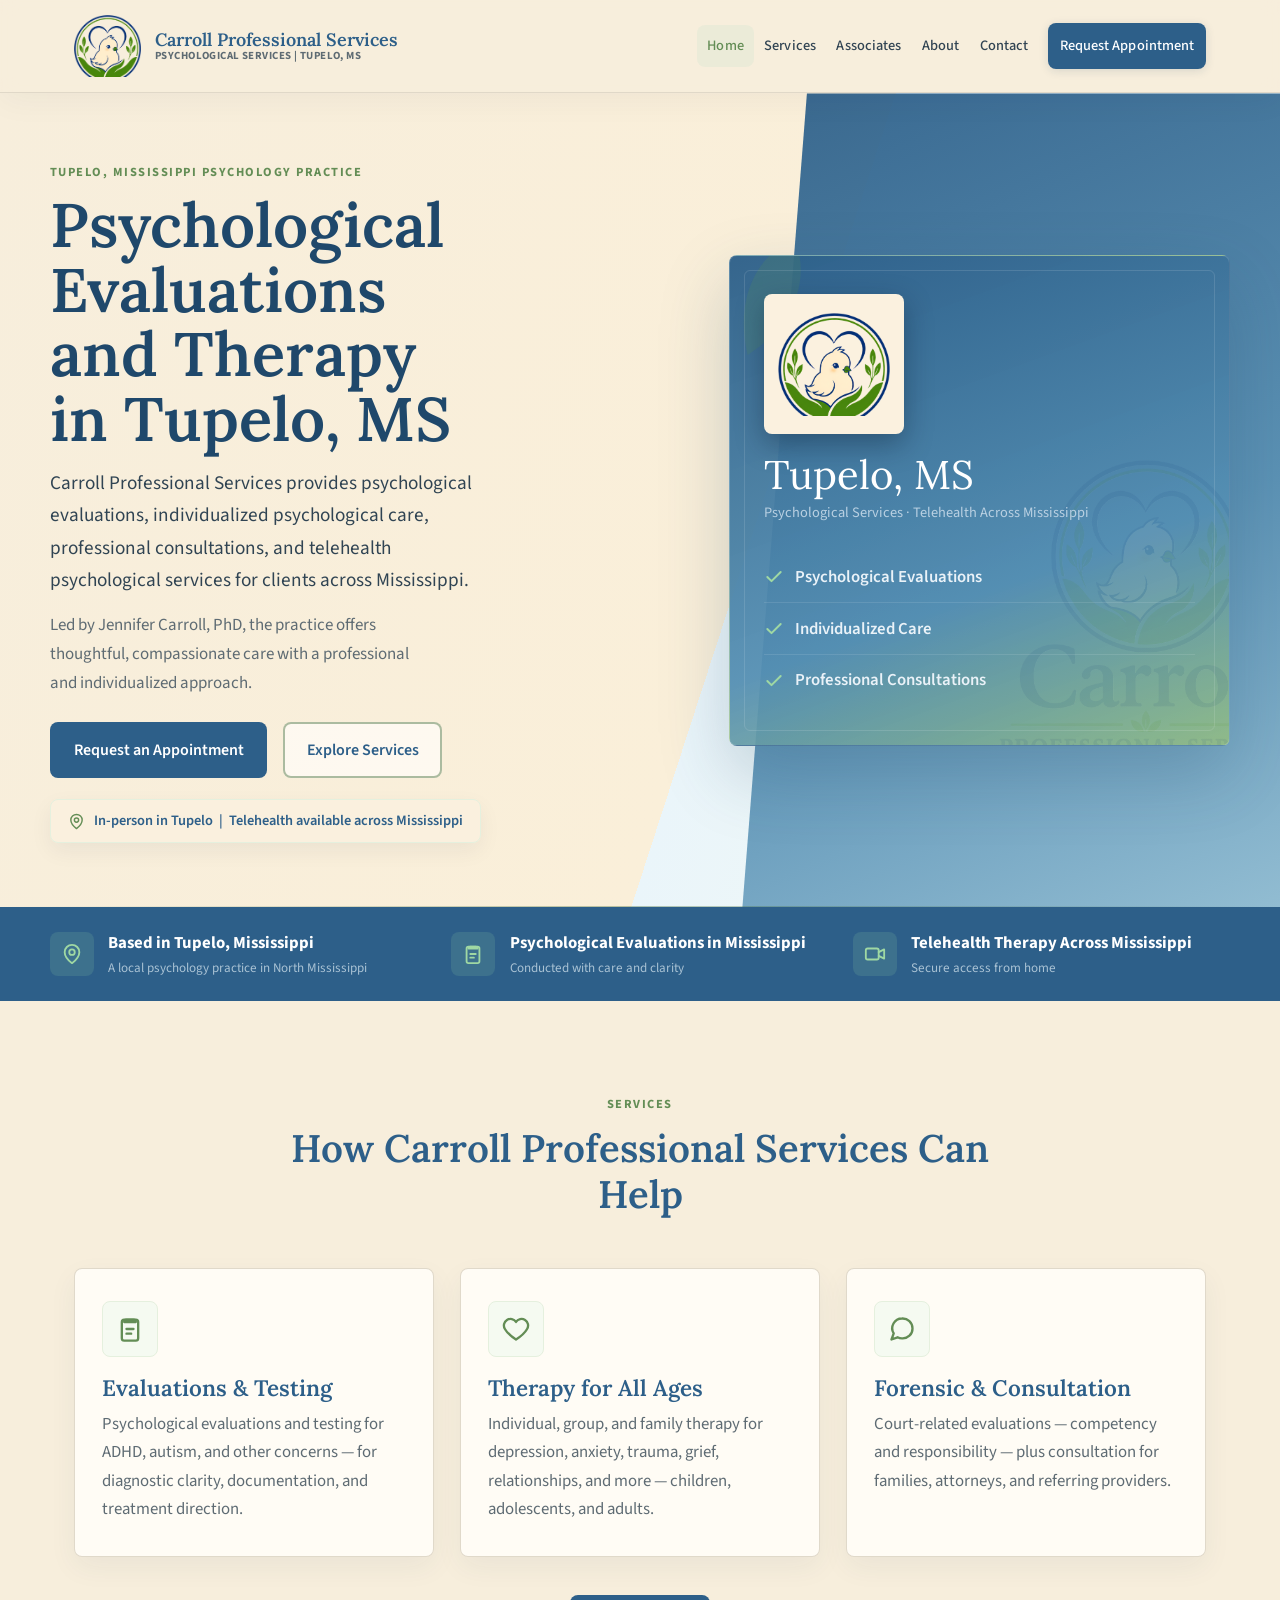
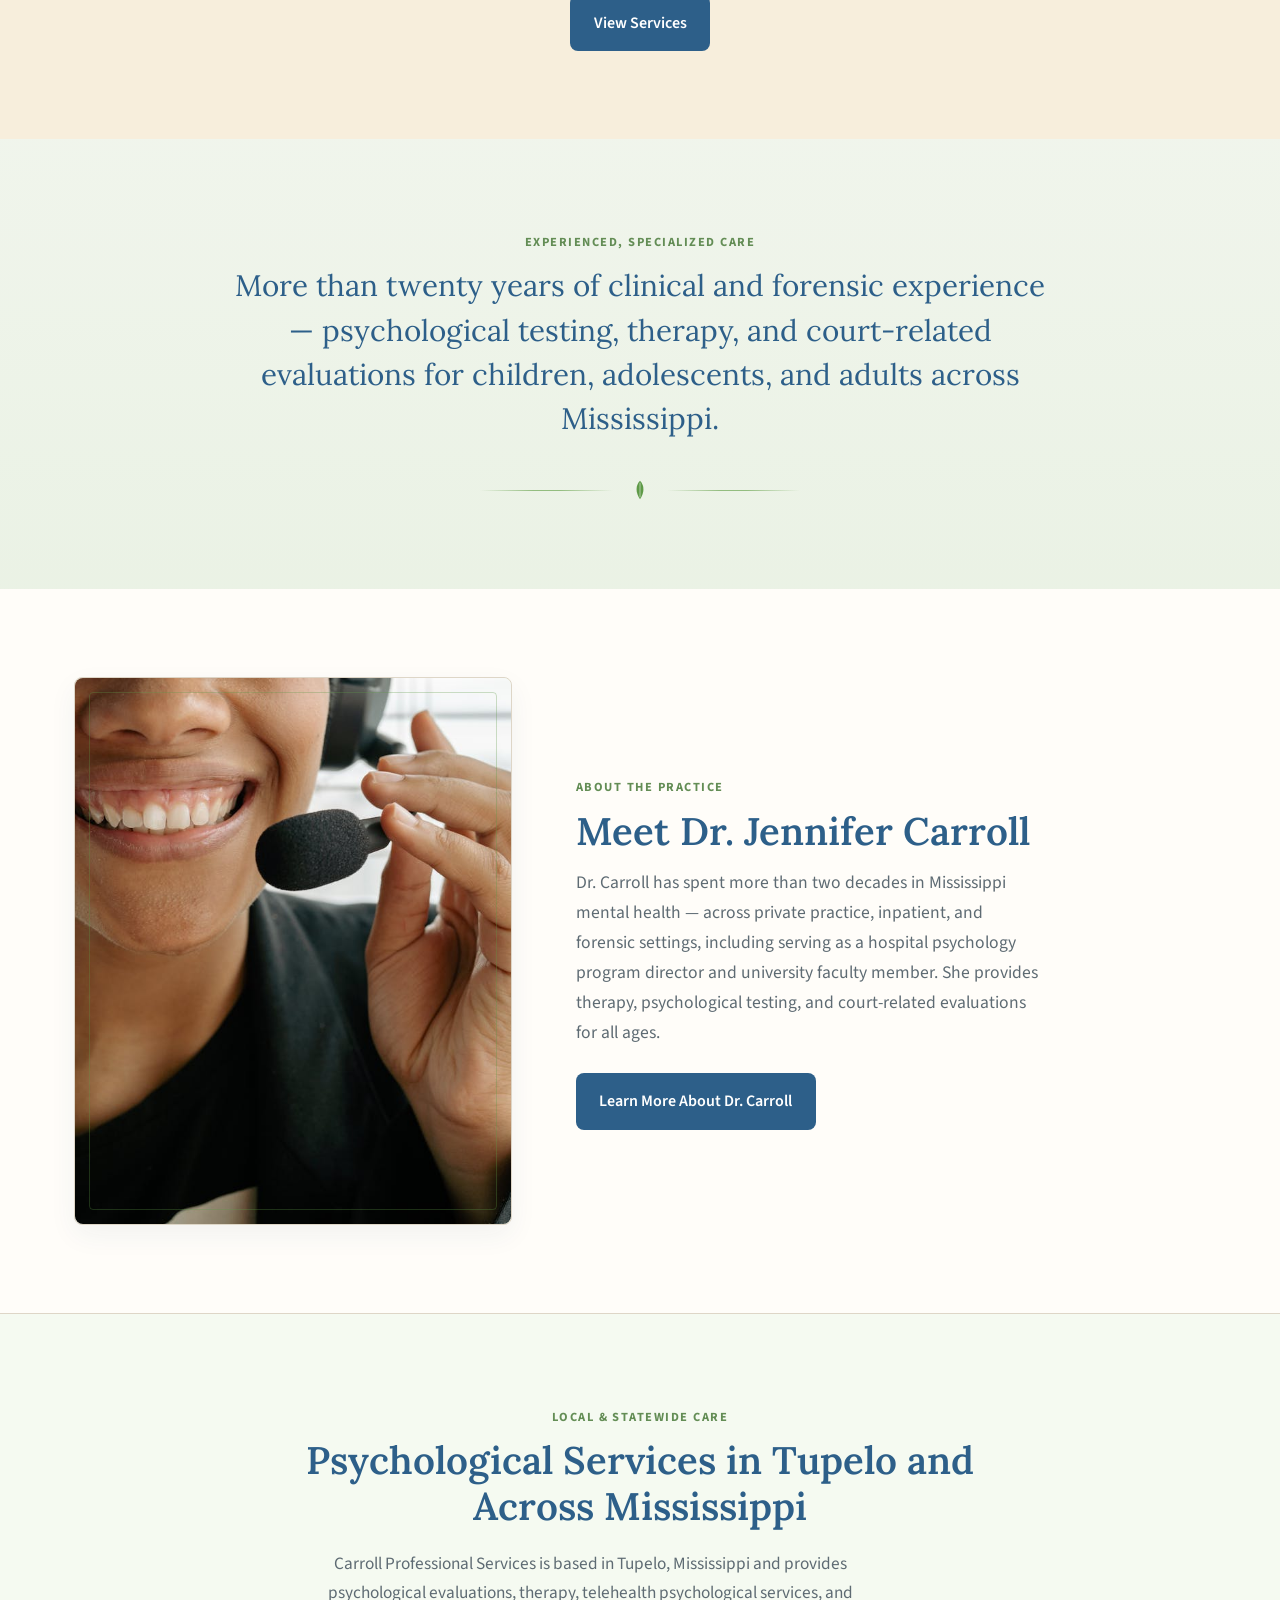
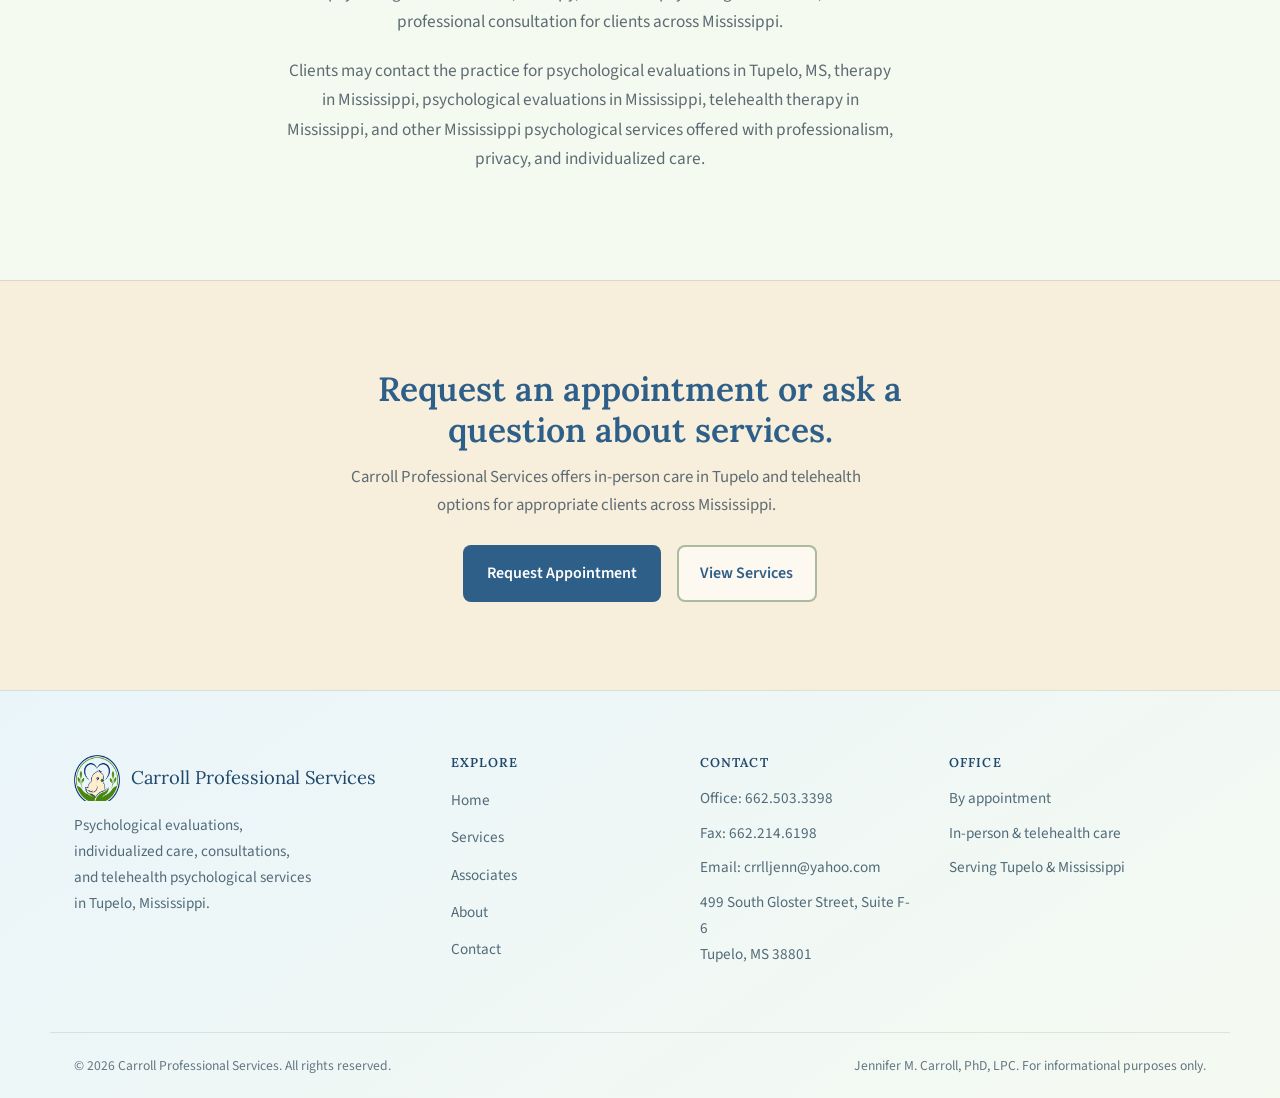
<file: index.html>
<!DOCTYPE html>
<html lang="en">
<head>
  <meta charset="UTF-8">
  <meta name="viewport" content="width=device-width, initial-scale=1.0">
  <title>Psychological Evaluations &amp; Therapy in Tupelo, MS | Carroll Professional Services</title>
  <meta name="description" content="Carroll Professional Services provides psychological evaluations, individualized care, professional consultations, and telehealth psychological services in Tupelo, Mississippi. Jennifer M. Carroll, PhD, LPC.">
  <meta name="keywords" content="psychologist in Tupelo MS, psychological evaluations Tupelo MS, psychological evaluations in Mississippi, therapy Tupelo MS, therapy in Mississippi, telehealth therapy Mississippi, telehealth psychological services Mississippi, Mississippi psychological services, Tupelo psychological services, individualized psychological care, professional consultations Mississippi">
  <link rel="canonical" href="https://www.carrollprofessionalservices.com/">
  <meta property="og:type" content="website">
  <meta property="og:title" content="Psychological Evaluations &amp; Therapy in Tupelo, MS | Carroll Professional Services">
  <meta property="og:description" content="Psychological evaluations, individualized care, professional consultations, and telehealth psychological services in Tupelo, Mississippi. Jennifer M. Carroll, PhD, LPC.">
  <meta property="og:locale" content="en_US">
  <link rel="icon" type="image/png" href="assets/logo.png">
  <link rel="preconnect" href="https://fonts.googleapis.com">
  <link rel="preconnect" href="https://fonts.gstatic.com" crossorigin>
  <link href="https://fonts.googleapis.com/css2?family=Lora:wght@500;600;700&family=Source+Sans+3:wght@400;600;700&display=swap" rel="stylesheet">
  <link rel="stylesheet" href="css/styles.css">
  <script type="application/ld+json">
  {
    "@context": "https://schema.org",
    "@type": "Psychologist",
    "name": "Carroll Professional Services",
    "description": "Psychologist in Tupelo, MS providing psychological evaluations, individualized psychological care, professional consultations, and telehealth psychological services across Mississippi.",
    "founder": { "@type": "Person", "name": "Jennifer M. Carroll, PhD, LPC" },
    "telephone": "+1-662-503-3398",
    "faxNumber": "+1-662-214-6198",
    "email": "crrlljenn@yahoo.com",
    "areaServed": [
      { "@type": "City", "name": "Tupelo" },
      { "@type": "State", "name": "Mississippi" }
    ],
    "address": {
      "@type": "PostalAddress",
      "streetAddress": "499 South Gloster Street, Suite F-6",
      "addressLocality": "Tupelo",
      "addressRegion": "MS",
      "postalCode": "38801",
      "addressCountry": "US"
    },
    "availableService": [
      { "@type": "MedicalProcedure", "name": "Psychological Evaluations" },
      { "@type": "MedicalProcedure", "name": "Individualized Psychological Care" },
      { "@type": "MedicalProcedure", "name": "Professional Consultations" },
      { "@type": "MedicalProcedure", "name": "Telehealth Psychological Services" }
    ]
  }
  </script>
</head>
<body>
  <header class="site-header">
    <div class="container header-inner">
      <a class="brand" href="index.html">
        <img class="brand-mark" src="assets/logo-mark.png" alt="Carroll Professional Services logo — psychologist in Tupelo, MS">
        <span class="brand-text">
          <span class="brand-name">Carroll Professional Services</span>
          <span class="brand-tag">Psychological Services | Tupelo, MS</span>
        </span>
      </a>
      <input type="checkbox" id="nav-toggle" class="nav-toggle">
      <label for="nav-toggle" class="nav-toggle-btn" aria-label="Toggle navigation"><span></span><span></span><span></span></label>
                  <nav class="site-nav" aria-label="Main navigation">
        <a href="index.html" class="active" aria-current="page">Home</a>
        <a href="services.html">Services</a>
        <a href="associates.html">Associates</a>
        <a href="about.html">About</a>
        <a href="booking.html">Contact</a>
        <a class="btn btn-sm btn-primary nav-cta" href="booking.html">Request Appointment</a>
      </nav>
    </div>
  </header>

  <main>
    <!-- HERO -->
    <section class="hp2-hero">
      <div class="container hp2-hero-grid">
        <div class="hp2-hero-left">
          <span class="eyebrow">Tupelo, Mississippi Psychology Practice</span>
          <h1>Psychological Evaluations and Therapy in Tupelo, MS</h1>
          <p class="hp2-hero-sub">Carroll Professional Services provides psychological evaluations, individualized psychological care, professional consultations, and telehealth psychological services for clients across Mississippi.</p>
          <p class="hp2-hero-support">Led by Jennifer Carroll, PhD, the practice offers thoughtful, compassionate care with a professional and individualized approach.</p>
          <div class="btn-row">
            <a class="btn btn-primary" href="booking.html">Request an Appointment</a>
            <a class="btn btn-outline" href="services.html">Explore Services</a>
          </div>
          <p class="hp2-hero-trust">
            <svg viewBox="0 0 24 24" fill="none" stroke-width="2" stroke-linecap="round" stroke-linejoin="round"><path d="M20 10c0 6-8 12-8 12s-8-6-8-12a8 8 0 0 1 16 0Z"/><circle cx="12" cy="10" r="3"/></svg>
            In-person in Tupelo &nbsp;|&nbsp; Telehealth available across Mississippi
          </p>
        </div>

        <aside class="hp2-panel">
          <span class="hp2-corner-leaf"></span>
          <img class="hp2-wm" src="assets/logo.png" alt="">
          <div class="hp2-panel-seal"><img src="assets/logo-mark.png" alt="Carroll Professional Services seal"></div>
          <p class="hp2-panel-city">Tupelo, MS</p>
          <p class="hp2-panel-sub">Psychological Services · Telehealth Across Mississippi</p>
          <ul class="hp2-panel-list">
            <li><svg viewBox="0 0 24 24" fill="none" stroke-width="2.4" stroke-linecap="round" stroke-linejoin="round"><path d="M20 6 9 17l-5-5"/></svg> Psychological Evaluations</li>
            <li><svg viewBox="0 0 24 24" fill="none" stroke-width="2.4" stroke-linecap="round" stroke-linejoin="round"><path d="M20 6 9 17l-5-5"/></svg> Individualized Care</li>
            <li><svg viewBox="0 0 24 24" fill="none" stroke-width="2.4" stroke-linecap="round" stroke-linejoin="round"><path d="M20 6 9 17l-5-5"/></svg> Professional Consultations</li>
          </ul>
        </aside>
      </div>
    </section>

    <!-- TRUST BAR -->
    <section class="hp2-trustbar">
      <div class="container hp2-trustbar-grid">
        <div class="hp2-trust-item">
          <span class="ic"><svg viewBox="0 0 24 24" fill="none" stroke-width="2" stroke-linecap="round" stroke-linejoin="round"><path d="M20 10c0 6-8 12-8 12s-8-6-8-12a8 8 0 0 1 16 0Z"/><circle cx="12" cy="10" r="3"/></svg></span>
          <span>Based in Tupelo, Mississippi<small>A local psychology practice in North Mississippi</small></span>
        </div>
        <div class="hp2-trust-item">
          <span class="ic"><svg viewBox="0 0 24 24" fill="none" stroke-width="2" stroke-linecap="round" stroke-linejoin="round"><path d="M9 4h6a2 2 0 0 1 2 2v0H7v0a2 2 0 0 1 2-2Z"/><rect x="5" y="4" width="14" height="18" rx="2"/><path d="M9 12h6M9 16h4"/></svg></span>
          <span>Psychological Evaluations in Mississippi<small>Conducted with care and clarity</small></span>
        </div>
        <div class="hp2-trust-item">
          <span class="ic"><svg viewBox="0 0 24 24" fill="none" stroke-width="2" stroke-linecap="round" stroke-linejoin="round"><rect x="2" y="6" width="14" height="12" rx="2"/><path d="m16 10 6-3v10l-6-3"/></svg></span>
          <span>Telehealth Therapy Across Mississippi<small>Secure access from home</small></span>
        </div>
      </div>
    </section>

    <!-- SERVICES (light icon cards) -->
    <section class="section">
      <div class="container">
        <div class="section-head">
          <span class="eyebrow">Services</span>
          <h2>How Carroll Professional Services Can Help</h2>
        </div>
        <div class="grid grid-3">
          <article class="card">
            <div class="card-icon"><svg viewBox="0 0 24 24" fill="none" stroke-width="2" stroke-linecap="round" stroke-linejoin="round"><path d="M9 4h6a2 2 0 0 1 2 2v0H7v0a2 2 0 0 1 2-2Z"/><rect x="5" y="4" width="14" height="18" rx="2"/><path d="M9 12h6M9 16h4"/></svg></div>
            <h3>Evaluations &amp; Testing</h3>
            <p>Psychological evaluations and testing for ADHD, autism, and other concerns — for diagnostic clarity, documentation, and treatment direction.</p>
          </article>
          <article class="card">
            <div class="card-icon"><svg viewBox="0 0 24 24" fill="none" stroke-width="2" stroke-linecap="round" stroke-linejoin="round"><path d="M12 21s-7-4.5-9.5-9A5 5 0 0 1 12 6a5 5 0 0 1 9.5 6c-2.5 4.5-9.5 9-9.5 9Z"/></svg></div>
            <h3>Therapy for All Ages</h3>
            <p>Individual, group, and family therapy for depression, anxiety, trauma, grief, relationships, and more — children, adolescents, and adults.</p>
          </article>
          <article class="card">
            <div class="card-icon"><svg viewBox="0 0 24 24" fill="none" stroke-width="2" stroke-linecap="round" stroke-linejoin="round"><path d="M21 11.5a8.38 8.38 0 0 1-9 8.5 8.5 8.5 0 0 1-3.8-.9L3 21l1.9-5.2A8.38 8.38 0 0 1 12 3a8.5 8.5 0 0 1 9 8.5Z"/></svg></div>
            <h3>Forensic &amp; Consultation</h3>
            <p>Court-related evaluations — competency and responsibility — plus consultation for families, attorneys, and referring providers.</p>
          </article>
        </div>
        <div class="center" style="margin-top:2.4rem;">
          <a class="btn btn-primary" href="services.html">View Services</a>
        </div>
      </div>
    </section>

    <!-- SPECIFIC STATEMENT BAND -->
    <section class="section section--sage intro-band">
      <div class="container">
        <span class="eyebrow">Experienced, Specialized Care</span>
        <p>More than twenty years of clinical and forensic experience — psychological testing, therapy, and court-related evaluations for children, adolescents, and adults across Mississippi.</p>
        <div class="divider"><span class="leaf"></span></div>
      </div>
    </section>

    <section class="section practice-about">
      <div class="container practice-about-grid">
        <div class="practice-portrait">
          <img src="assets/img/dr-carroll.jpg" alt="Dr. Jennifer Carroll, psychologist in Tupelo, Mississippi">
        </div>
        <div>
          <span class="eyebrow">About the Practice</span>
          <h2>Meet Dr. Jennifer Carroll</h2>
          <p>Dr. Carroll has spent more than two decades in Mississippi mental health — across private practice, inpatient, and forensic settings, including serving as a hospital psychology program director and university faculty member. She provides therapy, psychological testing, and court-related evaluations for all ages.</p>
          <a class="btn btn-primary" href="about.html">Learn More About Dr. Carroll</a>
        </div>
      </div>
    </section>

    <section class="section practice-local">
      <div class="container practice-local-inner">
        <span class="eyebrow">Local &amp; Statewide Care</span>
        <h2>Psychological Services in Tupelo and Across Mississippi</h2>
        <p>Carroll Professional Services is based in Tupelo, Mississippi and provides psychological evaluations, therapy, telehealth psychological services, and professional consultation for clients across Mississippi.</p>
        <p>Clients may contact the practice for psychological evaluations in Tupelo, MS, therapy in Mississippi, psychological evaluations in Mississippi, telehealth therapy in Mississippi, and other Mississippi psychological services offered with professionalism, privacy, and individualized care.</p>
      </div>
    </section>

    <section class="section practice-final">
      <div class="container practice-final-inner">
        <h2>Request an appointment or ask a question about services.</h2>
        <p>Carroll Professional Services offers in-person care in Tupelo and telehealth options for appropriate clients across Mississippi.</p>
        <div class="btn-row">
          <a class="btn btn-primary" href="booking.html">Request Appointment</a>
          <a class="btn btn-outline" href="services.html">View Services</a>
        </div>
      </div>
    </section>
  </main>

  <footer class="site-footer">
    <div class="container footer-grid">
      <div class="footer-brand">
        <div class="fb-row">
          <img src="assets/logo-mark.png" alt="Carroll Professional Services logo">
          <span class="fb-name">Carroll Professional Services</span>
        </div>
        <p>Psychological evaluations, individualized care, consultations, and telehealth psychological services in Tupelo, Mississippi.</p>
      </div>
      <div>
        <h4>Explore</h4>
        <ul>
          <li><a href="index.html">Home</a></li>
          <li><a href="services.html">Services</a></li>
          <li><a href="associates.html">Associates</a></li>
          <li><a href="about.html">About</a></li>
          <li><a href="booking.html">Contact</a></li>
        </ul>
      </div>
      <div class="footer-contact">
        <h4>Contact</h4>
        <p>Office: 662.503.3398</p>
        <p>Fax: 662.214.6198</p>
        <p>Email: crrlljenn@yahoo.com</p>
        <p>499 South Gloster Street, Suite F-6<br>Tupelo, MS 38801</p>
      </div>
      <div class="footer-contact">
        <h4>Office</h4>
        <p>By appointment</p>
        <p>In-person &amp; telehealth care</p>
        <p>Serving Tupelo &amp; Mississippi</p>
      </div>
    </div>
    <div class="container footer-bottom">
      <p>© 2026 Carroll Professional Services. All rights reserved.</p>
      <p>Jennifer M. Carroll, PhD, LPC. For informational purposes only.</p>
    </div>
  </footer>
</body>
</html>
</file>
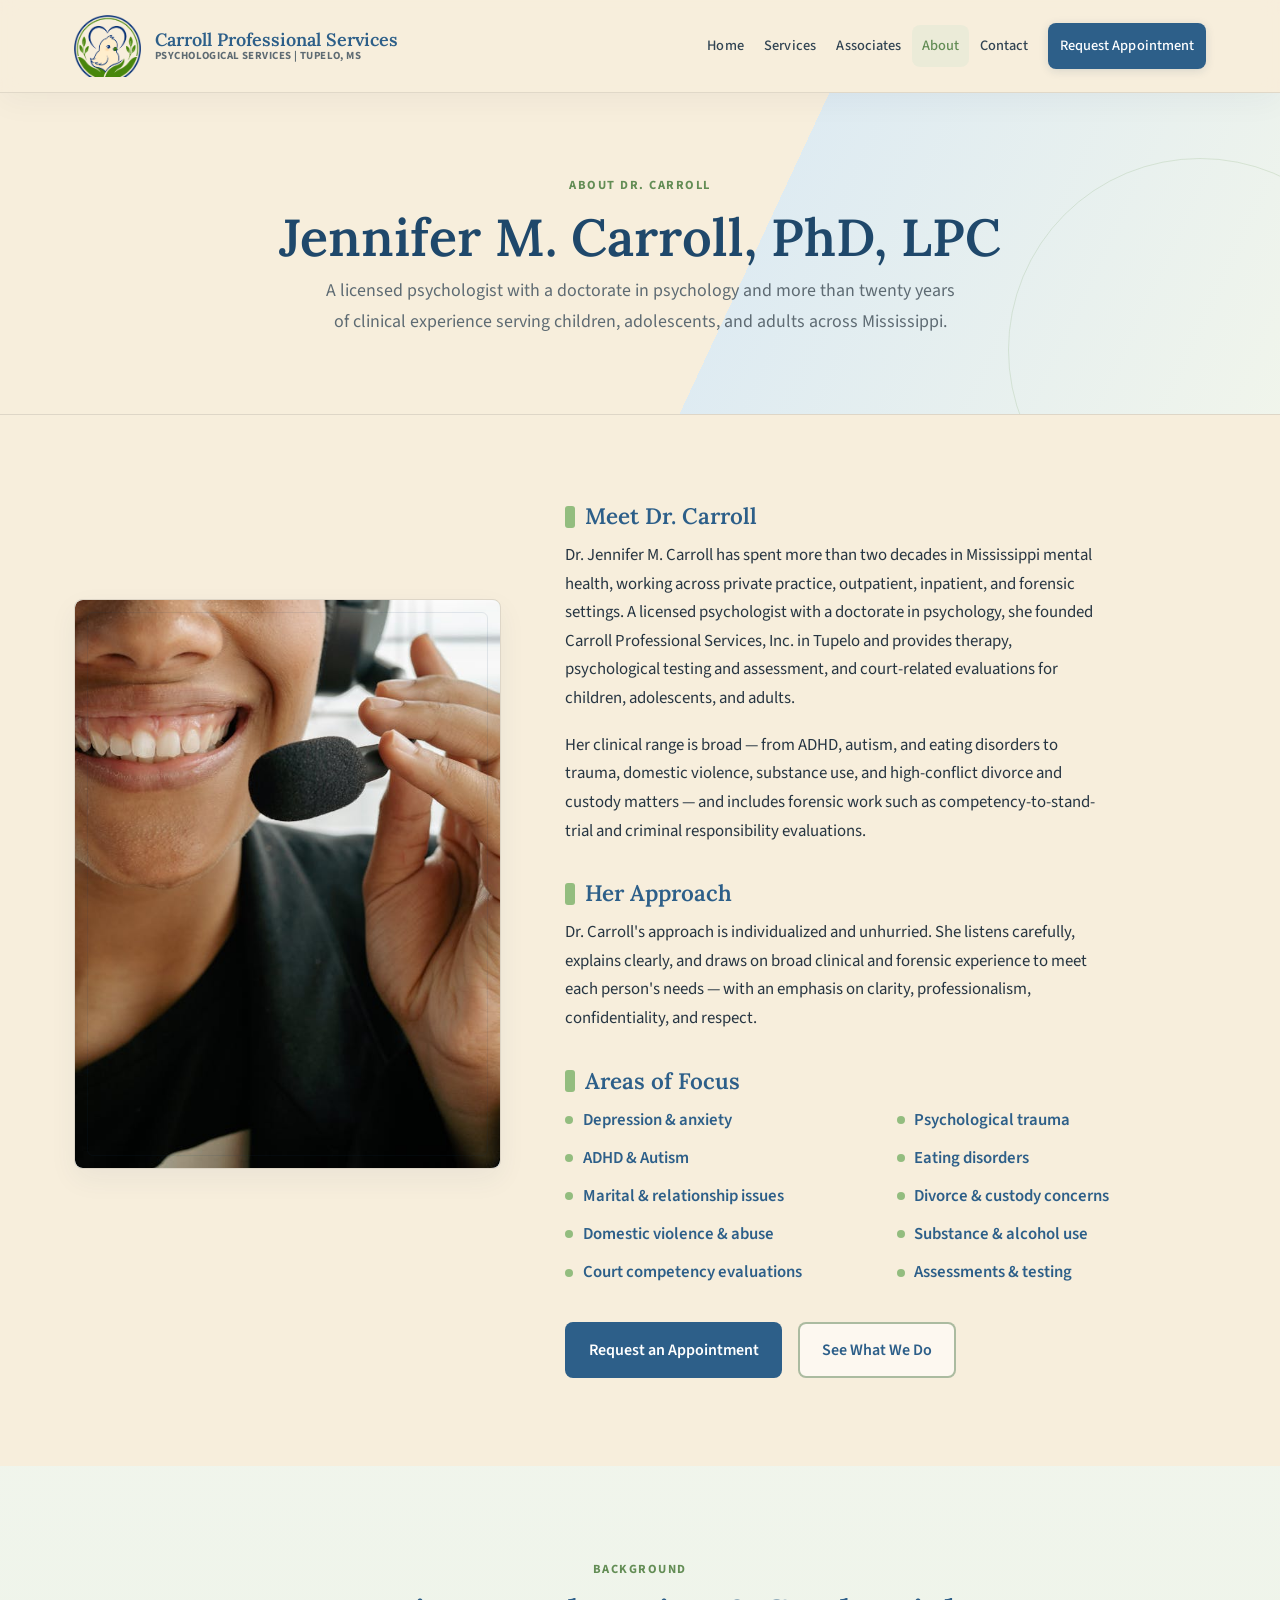
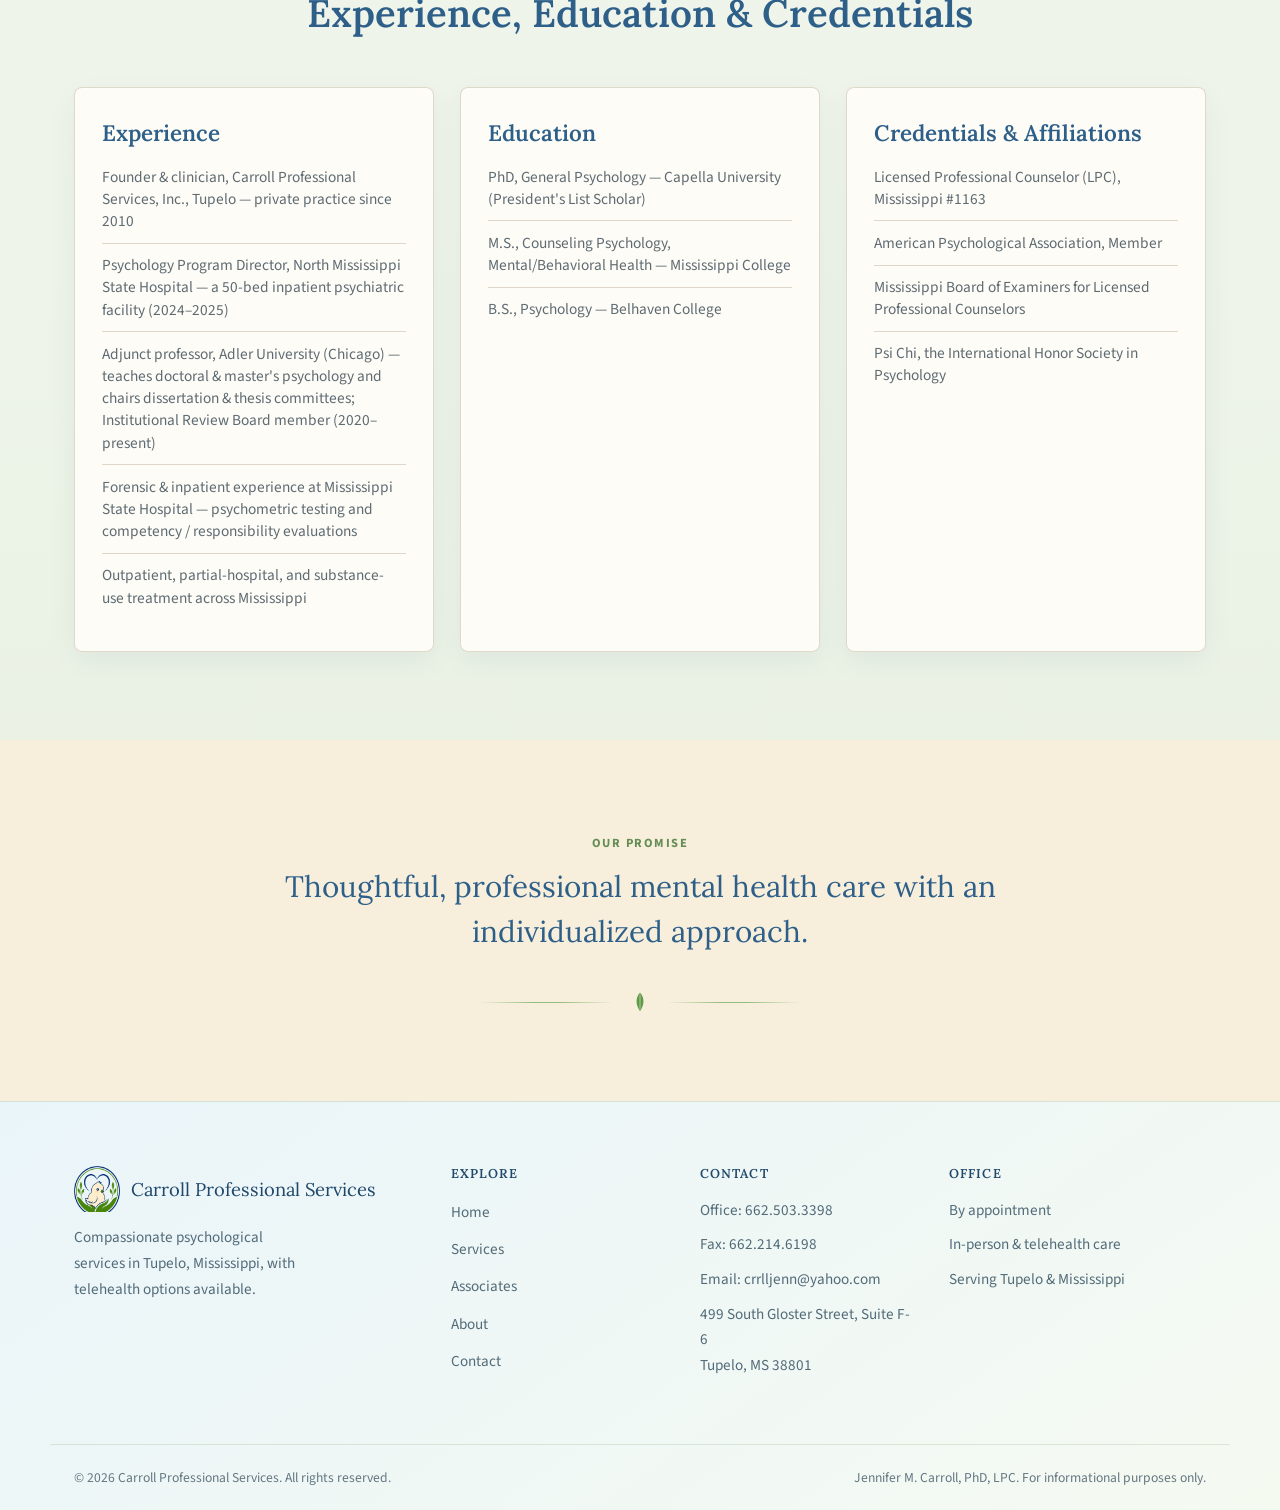
<file: about.html>
<!DOCTYPE html>
<html lang="en">
<head>
  <meta charset="UTF-8">
  <meta name="viewport" content="width=device-width, initial-scale=1.0">
  <title>About Jennifer Carroll, PhD — Carroll Professional Services</title>
  <meta name="description" content="Meet Jennifer Carroll, PhD — a professional, experienced, and compassionate psychology professional leading Carroll Professional Services in Tupelo, Mississippi.">
  <link rel="icon" type="image/png" href="assets/logo.png">
  <link rel="preconnect" href="https://fonts.googleapis.com">
  <link rel="preconnect" href="https://fonts.gstatic.com" crossorigin>
  <link href="https://fonts.googleapis.com/css2?family=Lora:wght@500;600;700&family=Source+Sans+3:wght@400;600;700&display=swap" rel="stylesheet">
  <link rel="stylesheet" href="css/styles.css">
</head>
<body>
  <header class="site-header">
    <div class="container header-inner">
      <a class="brand" href="index.html">
        <img class="brand-mark" src="assets/logo-mark.png" alt="Carroll Professional Services logo">
        <span class="brand-text">
          <span class="brand-name">Carroll Professional Services</span>
          <span class="brand-tag">Psychological Services | Tupelo, MS</span>
        </span>
      </a>
      <input type="checkbox" id="nav-toggle" class="nav-toggle">
      <label for="nav-toggle" class="nav-toggle-btn" aria-label="Toggle navigation"><span></span><span></span><span></span></label>
                  <nav class="site-nav" aria-label="Main navigation">
        <a href="index.html">Home</a>
        <a href="services.html">Services</a>
        <a href="associates.html">Associates</a>
        <a href="about.html" class="active" aria-current="page">About</a>
        <a href="booking.html">Contact</a>
        <a class="btn btn-sm btn-primary nav-cta" href="booking.html">Request Appointment</a>
      </nav>
    </div>
  </header>

  <main>
    <section class="page-hero">
      <div class="container">
        <span class="eyebrow">About Dr. Carroll</span>
        <h1>Jennifer M. Carroll, PhD, LPC</h1>
        <p>A licensed psychologist with a doctorate in psychology and more than twenty years of clinical experience serving children, adolescents, and adults across Mississippi.</p>
      </div>
    </section>

    <section class="section">
      <div class="container about-grid">
        <div class="portrait">
          <img src="assets/img/dr-carroll.jpg" alt="Jennifer M. Carroll, PhD, LPC">
        </div>
        <div>
          <div class="about-block">
            <h3>Meet Dr. Carroll</h3>
            <p>Dr. Jennifer M. Carroll has spent more than two decades in Mississippi mental health, working across private practice, outpatient, inpatient, and forensic settings. A licensed psychologist with a doctorate in psychology, she founded Carroll Professional Services, Inc. in Tupelo and provides therapy, psychological testing and assessment, and court-related evaluations for children, adolescents, and adults.</p>
            <p>Her clinical range is broad — from ADHD, autism, and eating disorders to trauma, domestic violence, substance use, and high-conflict divorce and custody matters — and includes forensic work such as competency-to-stand-trial and criminal responsibility evaluations.</p>
          </div>

          <div class="about-block">
            <h3>Her Approach</h3>
            <p>Dr. Carroll's approach is individualized and unhurried. She listens carefully, explains clearly, and draws on broad clinical and forensic experience to meet each person's needs — with an emphasis on clarity, professionalism, confidentiality, and respect.</p>
          </div>

          <div class="about-block">
            <h3>Areas of Focus</h3>
            <ul class="values">
              <li>Depression &amp; anxiety</li>
              <li>Psychological trauma</li>
              <li>ADHD &amp; Autism</li>
              <li>Eating disorders</li>
              <li>Marital &amp; relationship issues</li>
              <li>Divorce &amp; custody concerns</li>
              <li>Domestic violence &amp; abuse</li>
              <li>Substance &amp; alcohol use</li>
              <li>Court competency evaluations</li>
              <li>Assessments &amp; testing</li>
            </ul>
          </div>

          <div class="btn-row" style="margin-top:1.6rem;">
            <a class="btn btn-primary" href="booking.html">Request an Appointment</a>
            <a class="btn btn-outline" href="services.html">See What We Do</a>
          </div>
        </div>
      </div>
    </section>

    <section class="section section--sage">
      <div class="container">
        <div class="section-head">
          <span class="eyebrow">Background</span>
          <h2>Experience, Education &amp; Credentials</h2>
        </div>
        <div class="grid grid-3">
          <div class="card">
            <h3>Experience</h3>
            <ul class="fact-list">
              <li>Founder &amp; clinician, Carroll Professional Services, Inc., Tupelo — private practice since 2010</li>
              <li>Psychology Program Director, North Mississippi State Hospital — a 50-bed inpatient psychiatric facility (2024–2025)</li>
              <li>Adjunct professor, Adler University (Chicago) — teaches doctoral &amp; master's psychology and chairs dissertation &amp; thesis committees; Institutional Review Board member (2020–present)</li>
              <li>Forensic &amp; inpatient experience at Mississippi State Hospital — psychometric testing and competency / responsibility evaluations</li>
              <li>Outpatient, partial-hospital, and substance-use treatment across Mississippi</li>
            </ul>
          </div>
          <div class="card">
            <h3>Education</h3>
            <ul class="fact-list">
              <li>PhD, General Psychology — Capella University (President's List Scholar)</li>
              <li>M.S., Counseling Psychology, Mental/Behavioral Health — Mississippi College</li>
              <li>B.S., Psychology — Belhaven College</li>
            </ul>
          </div>
          <div class="card">
            <h3>Credentials &amp; Affiliations</h3>
            <ul class="fact-list">
              <li>Licensed Professional Counselor (LPC), Mississippi #1163</li>
              <li>American Psychological Association, Member</li>
              <li>Mississippi Board of Examiners for Licensed Professional Counselors</li>
              <li>Psi Chi, the International Honor Society in Psychology</li>
            </ul>
          </div>
        </div>
      </div>
    </section>

    <section class="section intro-band">
      <div class="container">
        <span class="eyebrow">Our Promise</span>
        <p>Thoughtful, professional mental health care with an individualized approach.</p>
        <div class="divider"><span class="leaf"></span></div>
      </div>
    </section>
  </main>

  <footer class="site-footer">
    <div class="container footer-grid">
      <div class="footer-brand">
        <div class="fb-row">
          <img src="assets/logo-mark.png" alt="Carroll Professional Services logo">
          <span class="fb-name">Carroll Professional Services</span>
        </div>
        <p>Compassionate psychological services in Tupelo, Mississippi, with telehealth options available.</p>
      </div>
      <div>
        <h4>Explore</h4>
        <ul>
          <li><a href="index.html">Home</a></li>
          <li><a href="services.html">Services</a></li>
          <li><a href="associates.html">Associates</a></li>
          <li><a href="about.html">About</a></li>
          <li><a href="booking.html">Contact</a></li>
        </ul>
      </div>
      <div class="footer-contact">
        <h4>Contact</h4>
        <p>Office: 662.503.3398</p>
        <p>Fax: 662.214.6198</p>
        <p>Email: crrlljenn@yahoo.com</p>
        <p>499 South Gloster Street, Suite F-6<br>Tupelo, MS 38801</p>
      </div>
      <div class="footer-contact">
        <h4>Office</h4>
        <p>By appointment</p>
        <p>In-person &amp; telehealth care</p>
        <p>Serving Tupelo &amp; Mississippi</p>
      </div>
    </div>
    <div class="container footer-bottom">
      <p>© 2026 Carroll Professional Services. All rights reserved.</p>
      <p>Jennifer M. Carroll, PhD, LPC. For informational purposes only.</p>
    </div>
  </footer>
</body>
</html>
</file>
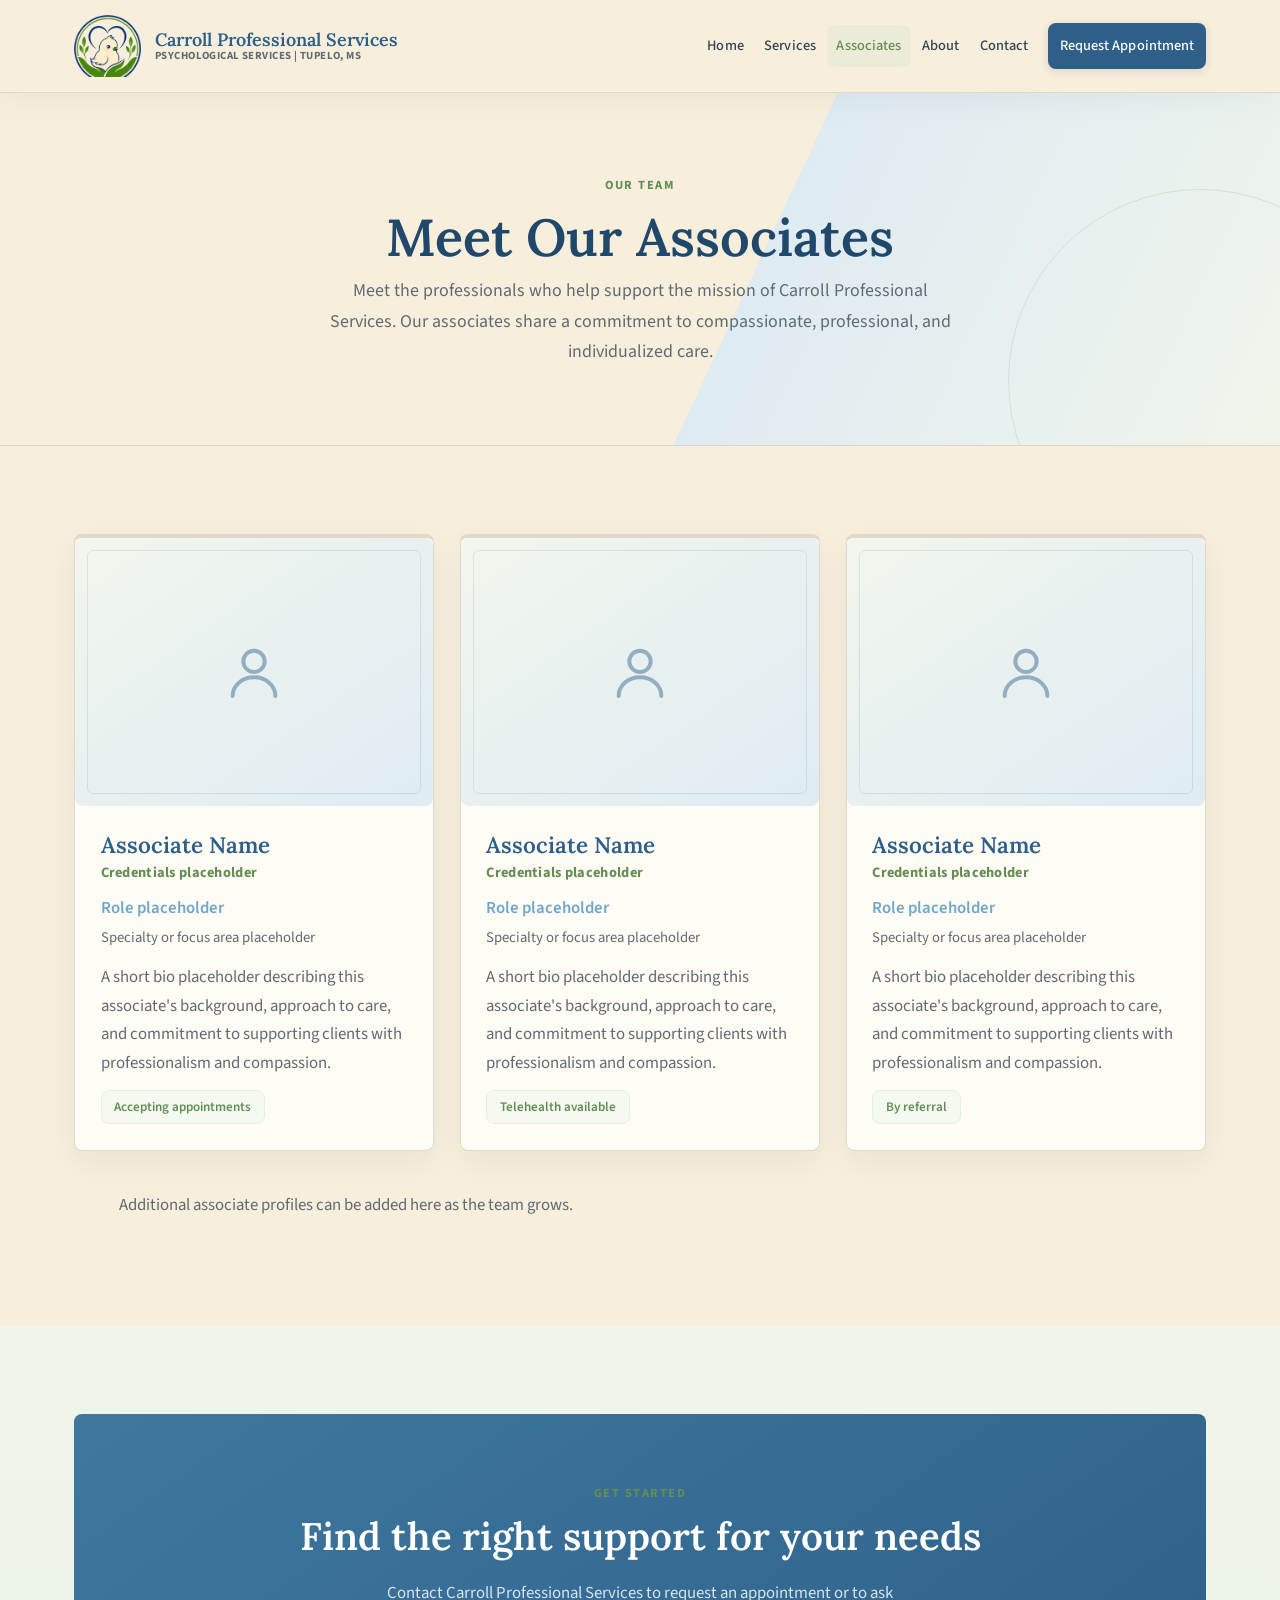
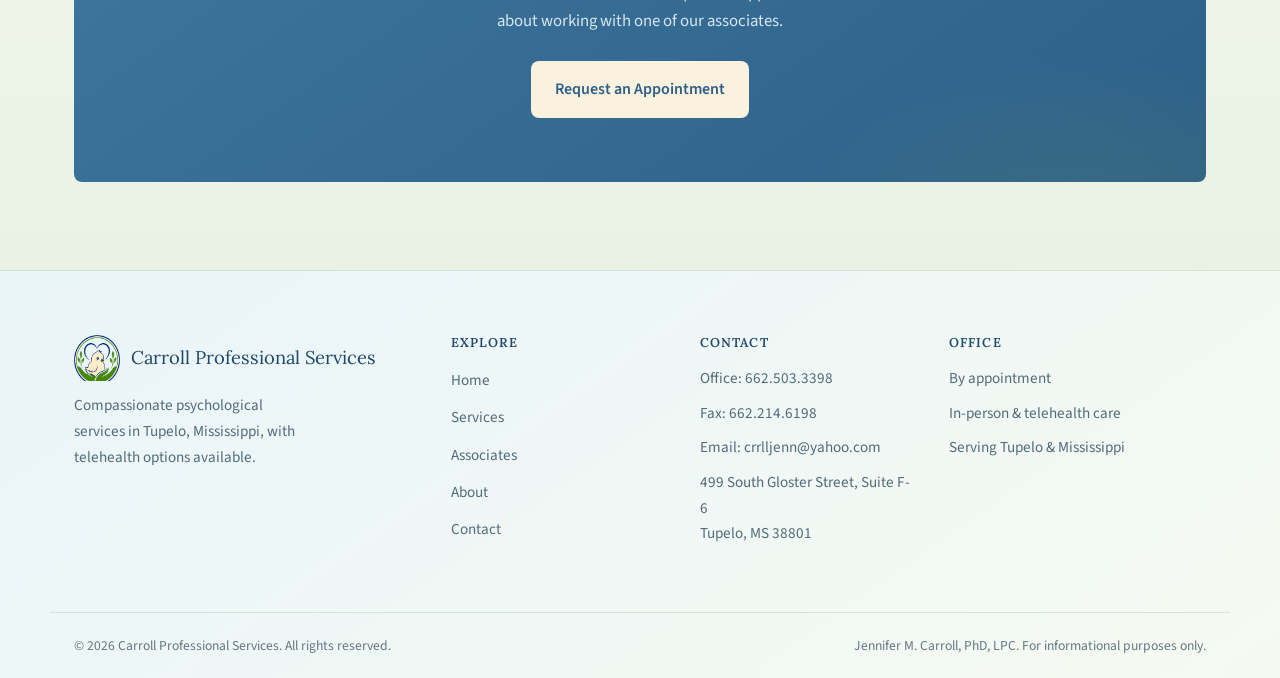
<file: associates.html>
<!DOCTYPE html>
<html lang="en">
<head>
  <meta charset="UTF-8">
  <meta name="viewport" content="width=device-width, initial-scale=1.0">
  <title>Meet Our Associates — Carroll Professional Services</title>
  <meta name="description" content="Meet the professionals who support the mission of Carroll Professional Services — a team committed to compassionate, professional, and individualized psychological care.">
  <link rel="icon" type="image/png" href="assets/logo.png">
  <link rel="preconnect" href="https://fonts.googleapis.com">
  <link rel="preconnect" href="https://fonts.gstatic.com" crossorigin>
  <link href="https://fonts.googleapis.com/css2?family=Lora:wght@500;600;700&family=Source+Sans+3:wght@400;600;700&display=swap" rel="stylesheet">
  <link rel="stylesheet" href="css/styles.css">
</head>
<body>
  <header class="site-header">
    <div class="container header-inner">
      <a class="brand" href="index.html">
        <img class="brand-mark" src="assets/logo-mark.png" alt="Carroll Professional Services logo">
        <span class="brand-text">
          <span class="brand-name">Carroll Professional Services</span>
          <span class="brand-tag">Psychological Services | Tupelo, MS</span>
        </span>
      </a>
      <input type="checkbox" id="nav-toggle" class="nav-toggle">
      <label for="nav-toggle" class="nav-toggle-btn" aria-label="Toggle navigation"><span></span><span></span><span></span></label>
                  <nav class="site-nav" aria-label="Main navigation">
        <a href="index.html">Home</a>
        <a href="services.html">Services</a>
        <a href="associates.html" class="active" aria-current="page">Associates</a>
        <a href="about.html">About</a>
        <a href="booking.html">Contact</a>
        <a class="btn btn-sm btn-primary nav-cta" href="booking.html">Request Appointment</a>
      </nav>
    </div>
  </header>

  <main>
    <section class="page-hero">
      <div class="container">
        <span class="eyebrow">Our Team</span>
        <h1>Meet Our Associates</h1>
        <p>Meet the professionals who help support the mission of Carroll Professional Services. Our associates share a commitment to compassionate, professional, and individualized care.</p>
      </div>
    </section>

    <section class="section">
      <div class="container grid grid-3">

        <article class="assoc-card">
          <div class="assoc-photo">
            <svg viewBox="0 0 24 24" fill="none" stroke="currentColor" stroke-width="1.5" stroke-linecap="round" stroke-linejoin="round"><circle cx="12" cy="8" r="4"/><path d="M4 21c0-4 3.5-7 8-7s8 3 8 7"/></svg>
          </div>
          <div class="assoc-body">
            <h3>Associate Name</h3>
            <div class="assoc-cred">Credentials placeholder</div>
            <div class="assoc-role">Role placeholder</div>
            <div class="assoc-focus">Specialty or focus area placeholder</div>
            <p>A short bio placeholder describing this associate's background, approach to care, and commitment to supporting clients with professionalism and compassion.</p>
            <span class="assoc-avail">Accepting appointments</span>
          </div>
        </article>

        <article class="assoc-card">
          <div class="assoc-photo">
            <svg viewBox="0 0 24 24" fill="none" stroke="currentColor" stroke-width="1.5" stroke-linecap="round" stroke-linejoin="round"><circle cx="12" cy="8" r="4"/><path d="M4 21c0-4 3.5-7 8-7s8 3 8 7"/></svg>
          </div>
          <div class="assoc-body">
            <h3>Associate Name</h3>
            <div class="assoc-cred">Credentials placeholder</div>
            <div class="assoc-role">Role placeholder</div>
            <div class="assoc-focus">Specialty or focus area placeholder</div>
            <p>A short bio placeholder describing this associate's background, approach to care, and commitment to supporting clients with professionalism and compassion.</p>
            <span class="assoc-avail">Telehealth available</span>
          </div>
        </article>

        <article class="assoc-card">
          <div class="assoc-photo">
            <svg viewBox="0 0 24 24" fill="none" stroke="currentColor" stroke-width="1.5" stroke-linecap="round" stroke-linejoin="round"><circle cx="12" cy="8" r="4"/><path d="M4 21c0-4 3.5-7 8-7s8 3 8 7"/></svg>
          </div>
          <div class="assoc-body">
            <h3>Associate Name</h3>
            <div class="assoc-cred">Credentials placeholder</div>
            <div class="assoc-role">Role placeholder</div>
            <div class="assoc-focus">Specialty or focus area placeholder</div>
            <p>A short bio placeholder describing this associate's background, approach to care, and commitment to supporting clients with professionalism and compassion.</p>
            <span class="assoc-avail">By referral</span>
          </div>
        </article>

      </div>

      <div class="container center" style="margin-top:2.5rem;">
        <p class="muted">Additional associate profiles can be added here as the team grows.</p>
      </div>
    </section>

    <section class="section section--sage">
      <div class="container">
        <div class="cta-band">
          <span class="eyebrow">Get Started</span>
          <h2>Find the right support for your needs</h2>
          <p>Contact Carroll Professional Services to request an appointment or to ask about working with one of our associates.</p>
          <div class="btn-row" style="justify-content:center;">
            <a class="btn btn-light" href="booking.html">Request an Appointment</a>
          </div>
        </div>
      </div>
    </section>
  </main>

  <footer class="site-footer">
    <div class="container footer-grid">
      <div class="footer-brand">
        <div class="fb-row">
          <img src="assets/logo-mark.png" alt="Carroll Professional Services logo">
          <span class="fb-name">Carroll Professional Services</span>
        </div>
        <p>Compassionate psychological services in Tupelo, Mississippi, with telehealth options available.</p>
      </div>
      <div>
        <h4>Explore</h4>
        <ul>
          <li><a href="index.html">Home</a></li>
          <li><a href="services.html">Services</a></li>
          <li><a href="associates.html">Associates</a></li>
          <li><a href="about.html">About</a></li>
          <li><a href="booking.html">Contact</a></li>
        </ul>
      </div>
      <div class="footer-contact">
        <h4>Contact</h4>
        <p>Office: 662.503.3398</p>
        <p>Fax: 662.214.6198</p>
        <p>Email: crrlljenn@yahoo.com</p>
        <p>499 South Gloster Street, Suite F-6<br>Tupelo, MS 38801</p>
      </div>
      <div class="footer-contact">
        <h4>Office</h4>
        <p>By appointment</p>
        <p>In-person &amp; telehealth care</p>
        <p>Serving Tupelo &amp; Mississippi</p>
      </div>
    </div>
    <div class="container footer-bottom">
      <p>© 2026 Carroll Professional Services. All rights reserved.</p>
      <p>Jennifer M. Carroll, PhD, LPC. For informational purposes only.</p>
    </div>
  </footer>
</body>
</html>
</file>
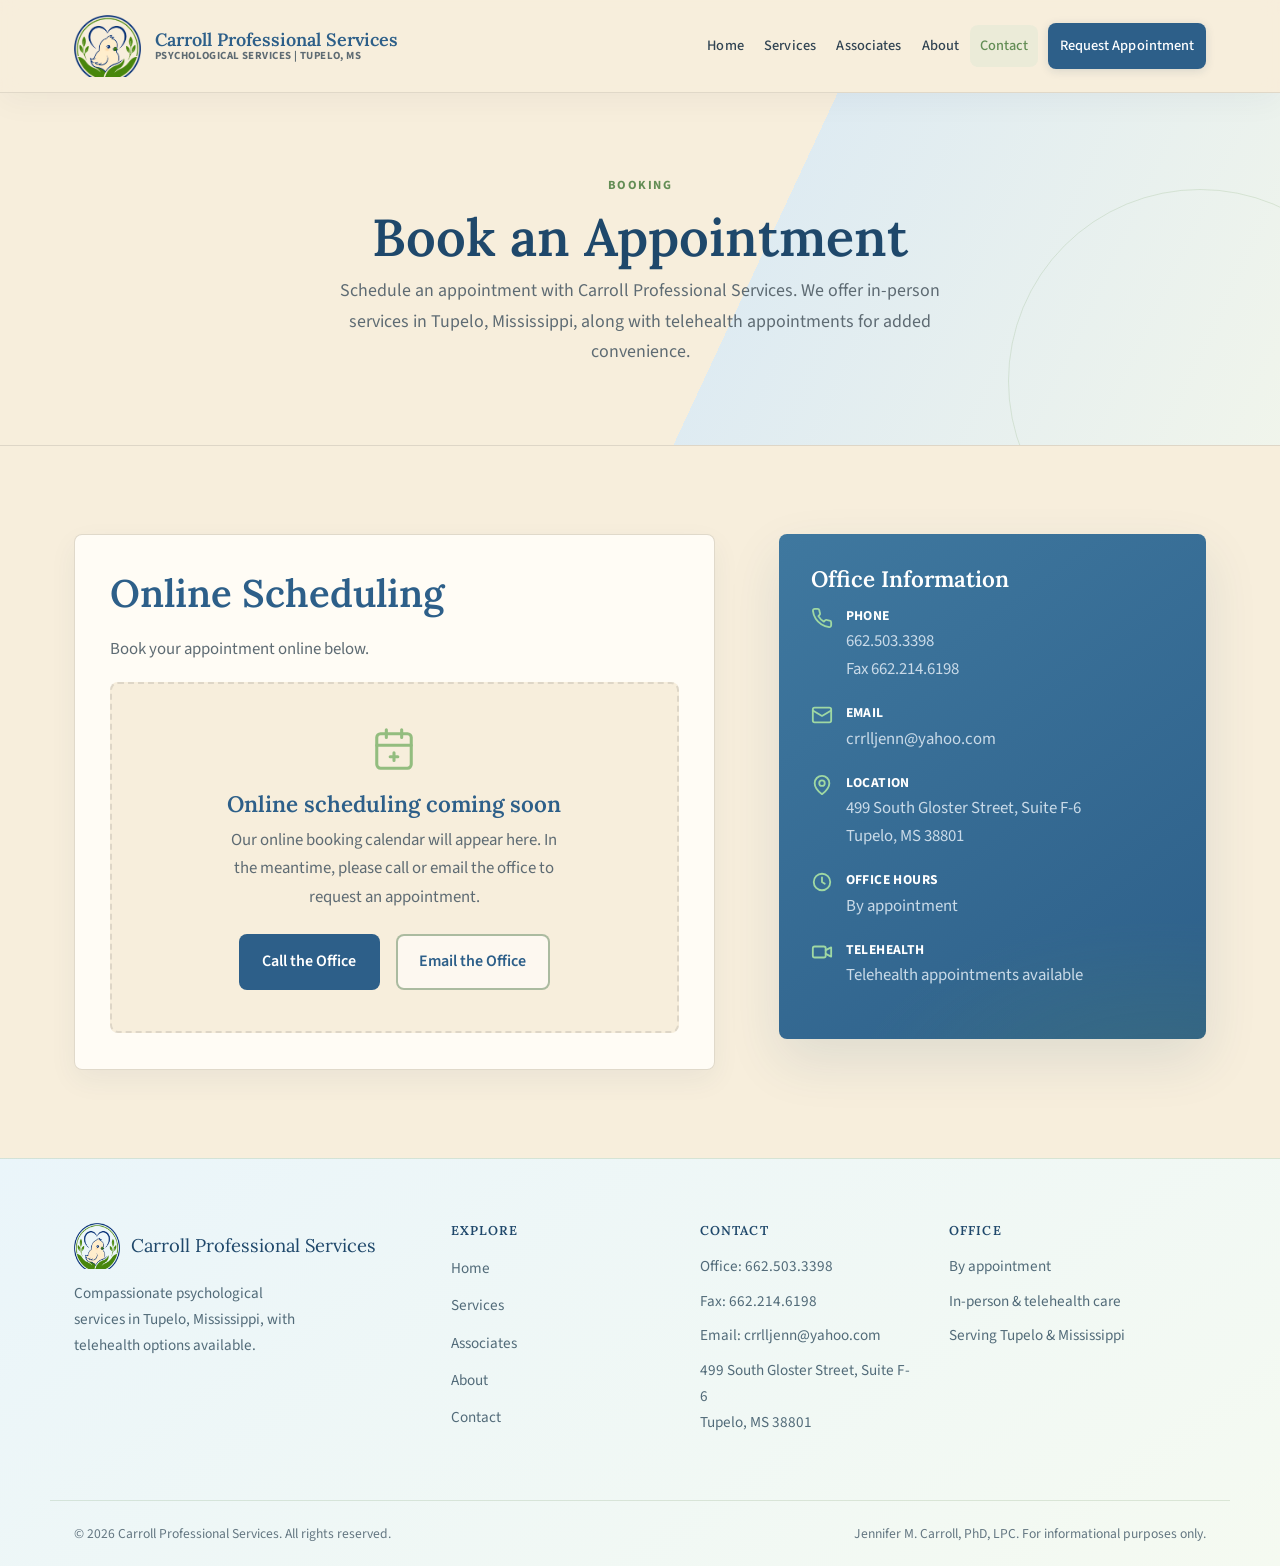
<file: booking.html>
<!DOCTYPE html>
<html lang="en">
<head>
  <meta charset="UTF-8">
  <meta name="viewport" content="width=device-width, initial-scale=1.0">
  <title>Book an Appointment — Carroll Professional Services</title>
  <meta name="description" content="Book an appointment with Carroll Professional Services in Tupelo, Mississippi. In-person and telehealth psychological services. Online scheduling coming soon.">
  <link rel="icon" type="image/png" href="assets/logo.png">
  <link rel="preconnect" href="https://fonts.googleapis.com">
  <link rel="preconnect" href="https://fonts.gstatic.com" crossorigin>
  <link href="https://fonts.googleapis.com/css2?family=Lora:wght@500;600;700&family=Source+Sans+3:wght@400;600;700&display=swap" rel="stylesheet">
  <link rel="stylesheet" href="css/styles.css">
</head>
<body>
  <header class="site-header">
    <div class="container header-inner">
      <a class="brand" href="index.html">
        <img class="brand-mark" src="assets/logo-mark.png" alt="Carroll Professional Services logo">
        <span class="brand-text">
          <span class="brand-name">Carroll Professional Services</span>
          <span class="brand-tag">Psychological Services | Tupelo, MS</span>
        </span>
      </a>
      <input type="checkbox" id="nav-toggle" class="nav-toggle">
      <label for="nav-toggle" class="nav-toggle-btn" aria-label="Toggle navigation"><span></span><span></span><span></span></label>
                  <nav class="site-nav" aria-label="Main navigation">
        <a href="index.html">Home</a>
        <a href="services.html">Services</a>
        <a href="associates.html">Associates</a>
        <a href="about.html">About</a>
        <a href="booking.html" class="active" aria-current="page">Contact</a>
        <a class="btn btn-sm btn-primary nav-cta" href="booking.html">Request Appointment</a>
      </nav>
    </div>
  </header>

  <main>
    <section class="page-hero">
      <div class="container">
        <span class="eyebrow">Booking</span>
        <h1>Book an Appointment</h1>
        <p>Schedule an appointment with Carroll Professional Services. We offer in-person services in Tupelo, Mississippi, along with telehealth appointments for added convenience.</p>
      </div>
    </section>

    <section class="section">
      <div class="container contact-grid">
        <div class="form-card">
          <h2>Online Scheduling</h2>
          <p class="muted">Book your appointment online below.</p>

          <!-- =========================================================
               SCHEDULISTA EMBED PLACEHOLDER
               To enable online scheduling later, replace everything
               inside #schedulista-embed with your Schedulista embed code,
               e.g. (from your Schedulista account → Widgets → Embed):

               <a class="schedulista-button" data-businessId="YOUR_ID"
                  href="https://www.schedulista.com/schedule/YOUR_NAME">
                  Schedule Appointment</a>
               <script type="text/javascript"
                  src="https://www.schedulista.com/static/schedulista_button.js"></script>

               (or paste the iframe embed Schedulista provides).
               ========================================================= -->
          <div id="schedulista-embed">
            <div class="booking-placeholder">
              <svg viewBox="0 0 24 24" fill="none" stroke-width="1.6" stroke-linecap="round" stroke-linejoin="round"><rect x="3" y="4" width="18" height="18" rx="2"/><path d="M16 2v4M8 2v4M3 10h18"/><path d="M12 14v4M10 16h4"/></svg>
              <h3>Online scheduling coming soon</h3>
              <p>Our online booking calendar will appear here. In the meantime, please call or email the office to request an appointment.</p>
              <div class="btn-row" style="justify-content:center;">
                <a class="btn btn-primary" href="tel:+16625033398">Call the Office</a>
                <a class="btn btn-outline" href="mailto:crrlljenn@yahoo.com">Email the Office</a>
              </div>
            </div>
          </div>
        </div>

        <div>
          <div class="info-card">
            <h3>Office Information</h3>
            <ul class="info-list">
              <li>
                <svg viewBox="0 0 24 24" fill="none" stroke-width="2" stroke-linecap="round" stroke-linejoin="round"><path d="M22 16.92v3a2 2 0 0 1-2.18 2 19.79 19.79 0 0 1-8.63-3.07 19.5 19.5 0 0 1-6-6 19.79 19.79 0 0 1-3.07-8.67A2 2 0 0 1 4.11 2h3a2 2 0 0 1 2 1.72c.13.96.36 1.9.7 2.81a2 2 0 0 1-.45 2.11L8.09 9.91a16 16 0 0 0 6 6l1.27-1.27a2 2 0 0 1 2.11-.45c.91.34 1.85.57 2.81.7A2 2 0 0 1 22 16.92Z"/></svg>
                <span><span class="label">Phone</span><span class="value">662.503.3398<br>Fax 662.214.6198</span></span>
              </li>
              <li>
                <svg viewBox="0 0 24 24" fill="none" stroke-width="2" stroke-linecap="round" stroke-linejoin="round"><rect x="2" y="4" width="20" height="16" rx="2"/><path d="m2 7 10 6 10-6"/></svg>
                <span><span class="label">Email</span><span class="value">crrlljenn@yahoo.com</span></span>
              </li>
              <li>
                <svg viewBox="0 0 24 24" fill="none" stroke-width="2" stroke-linecap="round" stroke-linejoin="round"><path d="M20 10c0 6-8 12-8 12s-8-6-8-12a8 8 0 0 1 16 0Z"/><circle cx="12" cy="10" r="3"/></svg>
                <span><span class="label">Location</span><span class="value">499 South Gloster Street, Suite F-6<br>Tupelo, MS 38801</span></span>
              </li>
              <li>
                <svg viewBox="0 0 24 24" fill="none" stroke-width="2" stroke-linecap="round" stroke-linejoin="round"><circle cx="12" cy="12" r="9"/><path d="M12 7v5l3 2"/></svg>
                <span><span class="label">Office Hours</span><span class="value">By appointment</span></span>
              </li>
              <li>
                <svg viewBox="0 0 24 24" fill="none" stroke-width="2" stroke-linecap="round" stroke-linejoin="round"><rect x="2" y="6" width="14" height="12" rx="2"/><path d="m16 10 6-3v10l-6-3"/></svg>
                <span><span class="label">Telehealth</span><span class="value">Telehealth appointments available</span></span>
              </li>
            </ul>
          </div>
        </div>
      </div>
    </section>
  </main>

  <footer class="site-footer">
    <div class="container footer-grid">
      <div class="footer-brand">
        <div class="fb-row">
          <img src="assets/logo-mark.png" alt="Carroll Professional Services logo">
          <span class="fb-name">Carroll Professional Services</span>
        </div>
        <p>Compassionate psychological services in Tupelo, Mississippi, with telehealth options available.</p>
      </div>
      <div>
        <h4>Explore</h4>
        <ul>
          <li><a href="index.html">Home</a></li>
          <li><a href="services.html">Services</a></li>
          <li><a href="associates.html">Associates</a></li>
          <li><a href="about.html">About</a></li>
          <li><a href="booking.html">Contact</a></li>
        </ul>
      </div>
      <div class="footer-contact">
        <h4>Contact</h4>
        <p>Office: 662.503.3398</p>
        <p>Fax: 662.214.6198</p>
        <p>Email: crrlljenn@yahoo.com</p>
        <p>499 South Gloster Street, Suite F-6<br>Tupelo, MS 38801</p>
      </div>
      <div class="footer-contact">
        <h4>Office</h4>
        <p>By appointment</p>
        <p>In-person &amp; telehealth care</p>
        <p>Serving Tupelo &amp; Mississippi</p>
      </div>
    </div>
    <div class="container footer-bottom">
      <p>© 2026 Carroll Professional Services. All rights reserved.</p>
      <p>Jennifer M. Carroll, PhD, LPC. For informational purposes only.</p>
    </div>
  </footer>
</body>
</html>
</file>
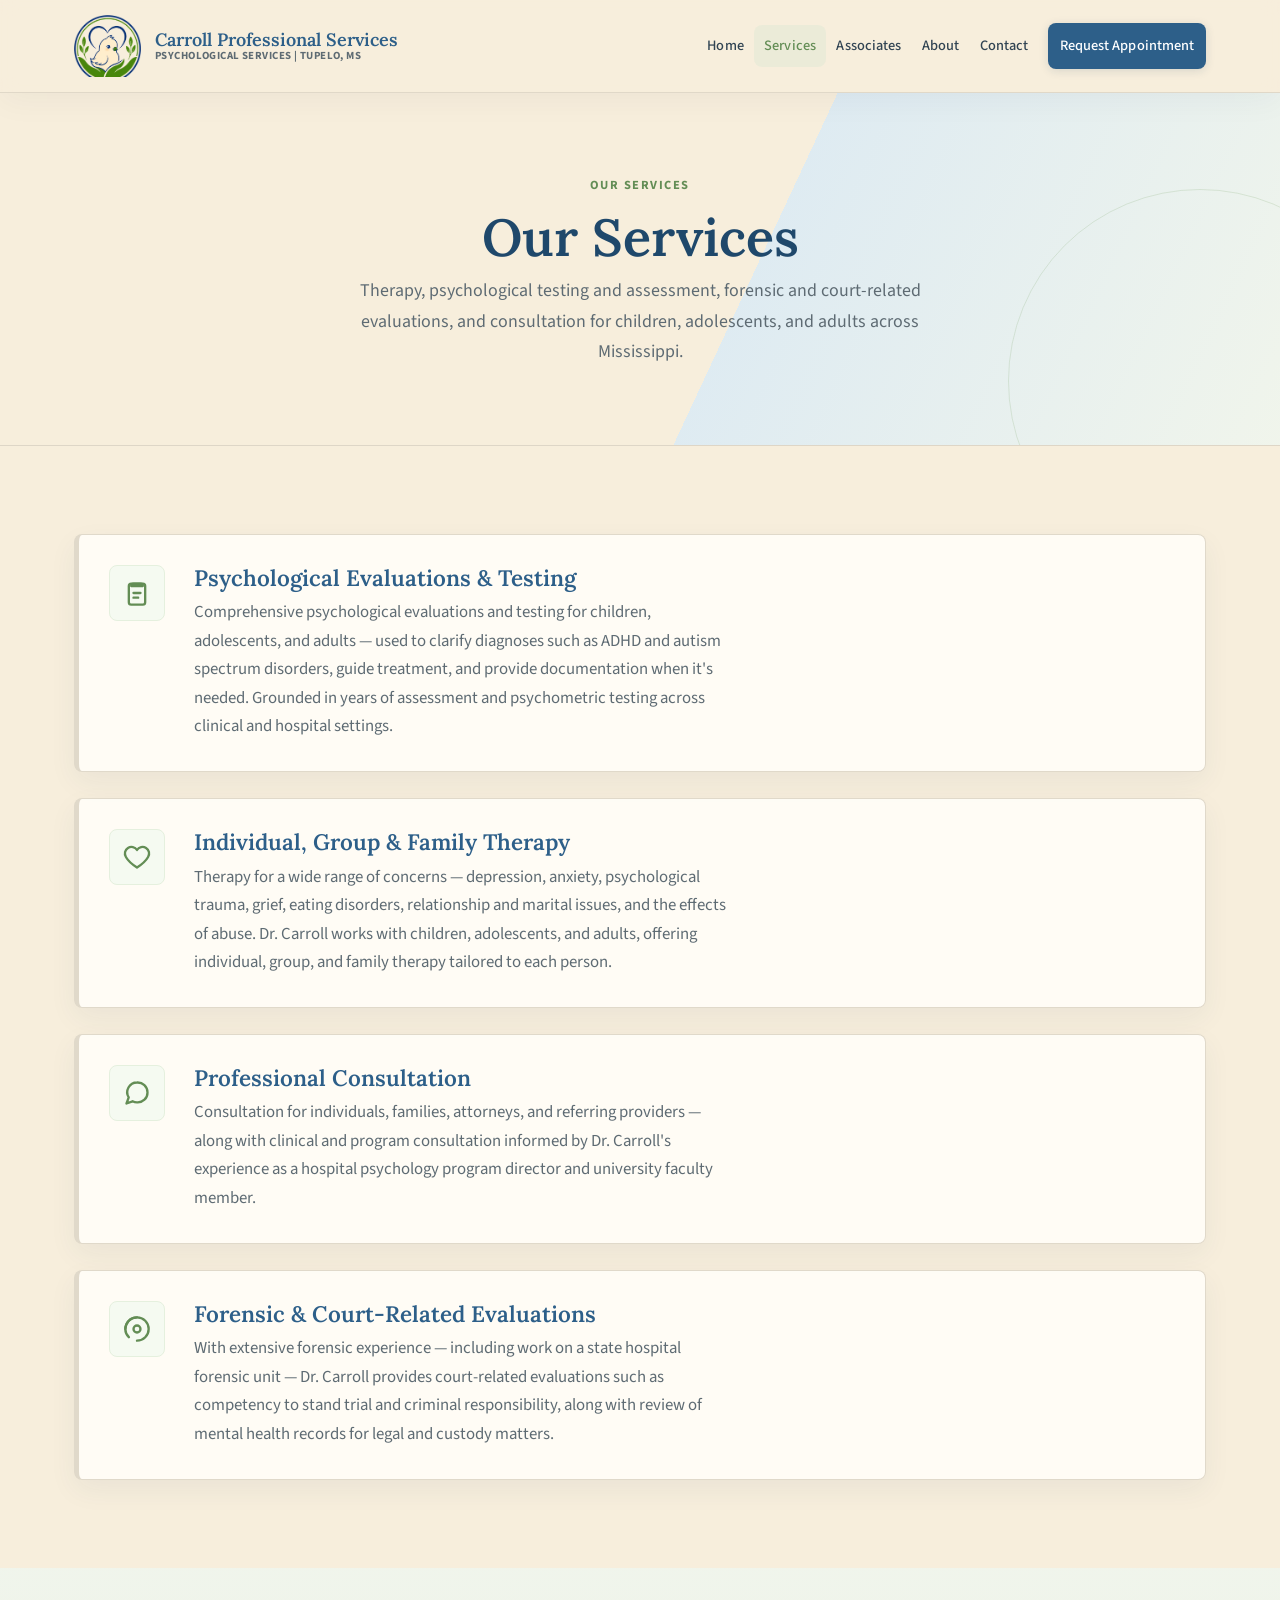
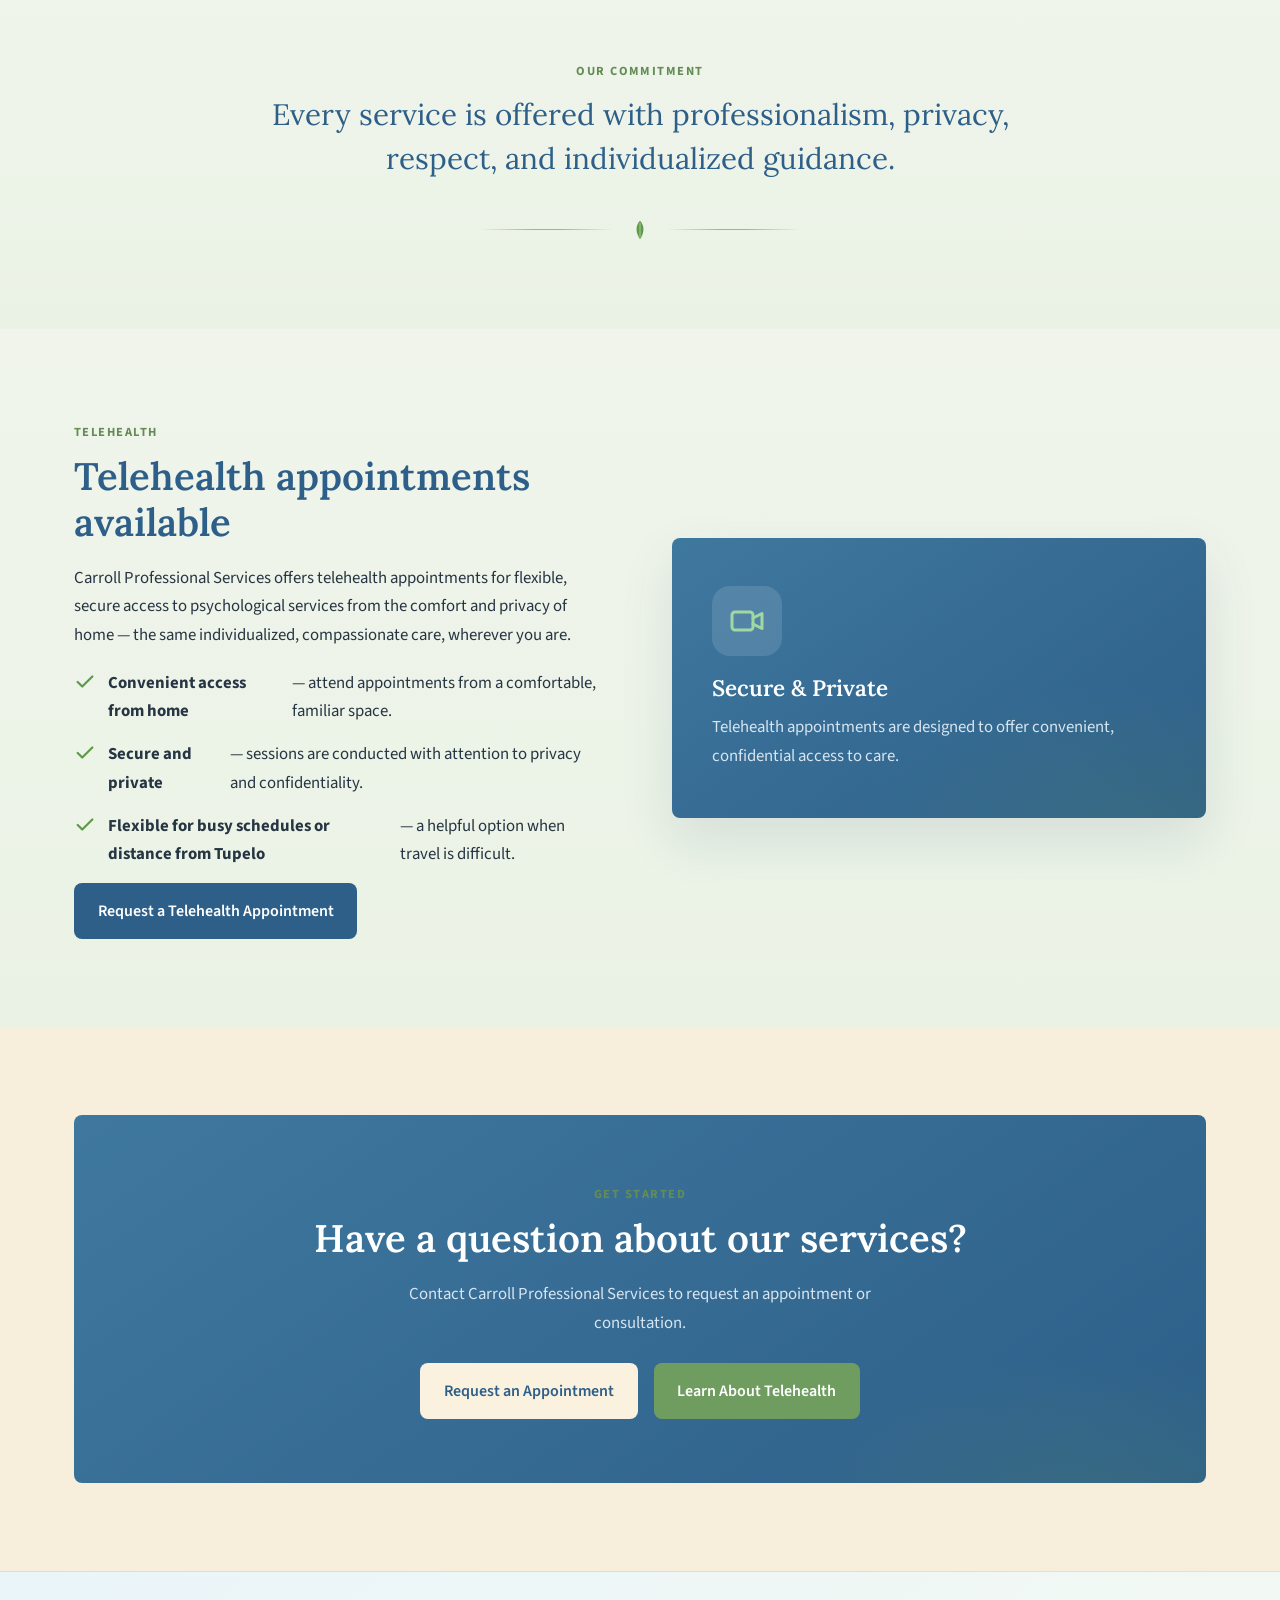
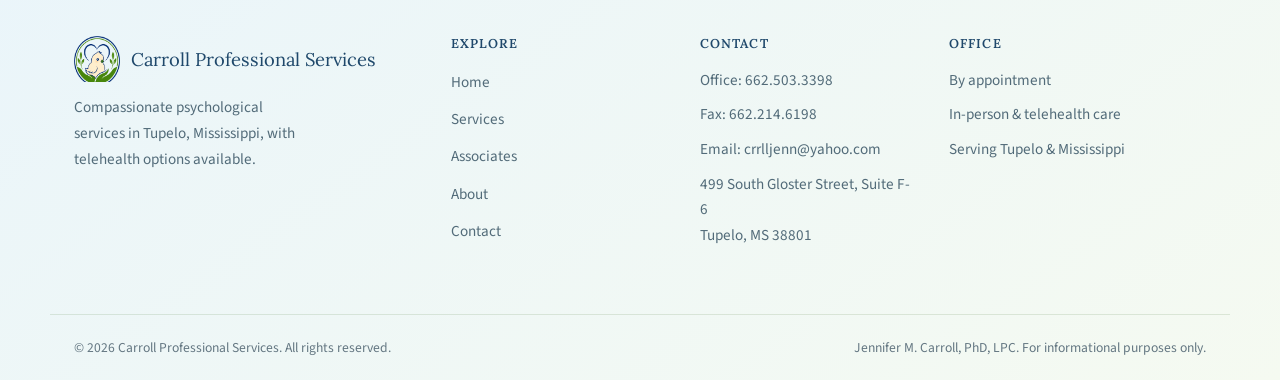
<file: services.html>
<!DOCTYPE html>
<html lang="en">
<head>
  <meta charset="UTF-8">
  <meta name="viewport" content="width=device-width, initial-scale=1.0">
  <title>Services — Psychological Evaluations, Care & Telehealth | Carroll Professional Services</title>
  <meta name="description" content="Psychological evaluations, individualized care, professional consultations, and compassionate support from Carroll Professional Services in Tupelo, Mississippi.">
  <link rel="icon" type="image/png" href="assets/logo.png">
  <link rel="preconnect" href="https://fonts.googleapis.com">
  <link rel="preconnect" href="https://fonts.gstatic.com" crossorigin>
  <link href="https://fonts.googleapis.com/css2?family=Lora:wght@500;600;700&family=Source+Sans+3:wght@400;600;700&display=swap" rel="stylesheet">
  <link rel="stylesheet" href="css/styles.css">
</head>
<body>
  <header class="site-header">
    <div class="container header-inner">
      <a class="brand" href="index.html">
        <img class="brand-mark" src="assets/logo-mark.png" alt="Carroll Professional Services logo">
        <span class="brand-text">
          <span class="brand-name">Carroll Professional Services</span>
          <span class="brand-tag">Psychological Services | Tupelo, MS</span>
        </span>
      </a>
      <input type="checkbox" id="nav-toggle" class="nav-toggle">
      <label for="nav-toggle" class="nav-toggle-btn" aria-label="Toggle navigation"><span></span><span></span><span></span></label>
                  <nav class="site-nav" aria-label="Main navigation">
        <a href="index.html">Home</a>
        <a href="services.html" class="active" aria-current="page">Services</a>
        <a href="associates.html">Associates</a>
        <a href="about.html">About</a>
        <a href="booking.html">Contact</a>
        <a class="btn btn-sm btn-primary nav-cta" href="booking.html">Request Appointment</a>
      </nav>
    </div>
  </header>

  <main>
    <section class="page-hero">
      <div class="container">
        <span class="eyebrow">Our Services</span>
        <h1>Our Services</h1>
        <p>Therapy, psychological testing and assessment, forensic and court-related evaluations, and consultation for children, adolescents, and adults across Mississippi.</p>
      </div>
    </section>

    <section class="section">
      <div class="container grid" style="gap:1.6rem;">
        <article class="feature">
          <div class="card-icon">
            <svg viewBox="0 0 24 24" fill="none" stroke-width="2" stroke-linecap="round" stroke-linejoin="round"><path d="M9 4h6a2 2 0 0 1 2 2v0H7v0a2 2 0 0 1 2-2Z"/><rect x="5" y="4" width="14" height="18" rx="2"/><path d="M9 12h6M9 16h4"/></svg>
          </div>
          <div>
            <h3 id="psychological-evaluations">Psychological Evaluations &amp; Testing</h3>
            <p>Comprehensive psychological evaluations and testing for children, adolescents, and adults — used to clarify diagnoses such as ADHD and autism spectrum disorders, guide treatment, and provide documentation when it's needed. Grounded in years of assessment and psychometric testing across clinical and hospital settings.</p>
          </div>
        </article>

        <article class="feature">
          <div class="card-icon">
            <svg viewBox="0 0 24 24" fill="none" stroke-width="2" stroke-linecap="round" stroke-linejoin="round"><path d="M12 21s-7-4.5-9.5-9A5 5 0 0 1 12 6a5 5 0 0 1 9.5 6c-2.5 4.5-9.5 9-9.5 9Z"/></svg>
          </div>
          <div>
            <h3 id="therapy">Individual, Group &amp; Family Therapy</h3>
            <p>Therapy for a wide range of concerns — depression, anxiety, psychological trauma, grief, eating disorders, relationship and marital issues, and the effects of abuse. Dr. Carroll works with children, adolescents, and adults, offering individual, group, and family therapy tailored to each person.</p>
          </div>
        </article>

        <article class="feature">
          <div class="card-icon">
            <svg viewBox="0 0 24 24" fill="none" stroke-width="2" stroke-linecap="round" stroke-linejoin="round"><path d="M21 11.5a8.38 8.38 0 0 1-9 8.5 8.5 8.5 0 0 1-3.8-.9L3 21l1.9-5.2A8.38 8.38 0 0 1 12 3a8.5 8.5 0 0 1 9 8.5Z"/></svg>
          </div>
          <div>
            <h3>Professional Consultation</h3>
            <p>Consultation for individuals, families, attorneys, and referring providers — along with clinical and program consultation informed by Dr. Carroll's experience as a hospital psychology program director and university faculty member.</p>
          </div>
        </article>

        <article class="feature">
          <div class="card-icon">
            <svg viewBox="0 0 24 24" fill="none" stroke-width="2" stroke-linecap="round" stroke-linejoin="round"><path d="M12 22a10 10 0 1 0-10-10"/><path d="M12 2a10 10 0 0 0-7 17"/><circle cx="12" cy="12" r="3"/></svg>
          </div>
          <div>
            <h3>Forensic &amp; Court-Related Evaluations</h3>
            <p>With extensive forensic experience — including work on a state hospital forensic unit — Dr. Carroll provides court-related evaluations such as competency to stand trial and criminal responsibility, along with review of mental health records for legal and custody matters.</p>
          </div>
        </article>
      </div>
    </section>

    <section class="section section--sage intro-band">
      <div class="container">
        <span class="eyebrow">Our Commitment</span>
        <p>Every service is offered with professionalism, privacy, respect, and individualized guidance.</p>
        <div class="divider"><span class="leaf"></span></div>
      </div>
    </section>

    <section class="section section--sage" id="telehealth">
      <div class="container split">
        <div>
          <span class="eyebrow">Telehealth</span>
          <h2>Telehealth appointments available</h2>
          <p>Carroll Professional Services offers telehealth appointments for flexible, secure access to psychological services from the comfort and privacy of home — the same individualized, compassionate care, wherever you are.</p>
          <ul class="check-list">
            <li><strong>Convenient access from home</strong> — attend appointments from a comfortable, familiar space.</li>
            <li><strong>Secure and private</strong> — sessions are conducted with attention to privacy and confidentiality.</li>
            <li><strong>Flexible for busy schedules or distance from Tupelo</strong> — a helpful option when travel is difficult.</li>
          </ul>
          <div class="btn-row">
            <a class="btn btn-primary" href="booking.html">Request a Telehealth Appointment</a>
          </div>
        </div>
        <div class="split-art">
          <div class="big-icon">
            <svg viewBox="0 0 24 24" fill="none" stroke-width="2" stroke-linecap="round" stroke-linejoin="round"><rect x="2" y="6" width="14" height="12" rx="2"/><path d="m16 10 6-3v10l-6-3"/></svg>
          </div>
          <h3>Secure &amp; Private</h3>
          <p>Telehealth appointments are designed to offer convenient, confidential access to care.</p>
        </div>
      </div>
    </section>

    <section class="section">
      <div class="container">
        <div class="cta-band">
          <span class="eyebrow">Get Started</span>
          <h2>Have a question about our services?</h2>
          <p>Contact Carroll Professional Services to request an appointment or consultation.</p>
          <div class="btn-row" style="justify-content:center;">
            <a class="btn btn-light" href="booking.html">Request an Appointment</a>
            <a class="btn btn-green" href="services.html#telehealth">Learn About Telehealth</a>
          </div>
        </div>
      </div>
    </section>
  </main>

  <footer class="site-footer">
    <div class="container footer-grid">
      <div class="footer-brand">
        <div class="fb-row">
          <img src="assets/logo-mark.png" alt="Carroll Professional Services logo">
          <span class="fb-name">Carroll Professional Services</span>
        </div>
        <p>Compassionate psychological services in Tupelo, Mississippi, with telehealth options available.</p>
      </div>
      <div>
        <h4>Explore</h4>
        <ul>
          <li><a href="index.html">Home</a></li>
          <li><a href="services.html">Services</a></li>
          <li><a href="associates.html">Associates</a></li>
          <li><a href="about.html">About</a></li>
          <li><a href="booking.html">Contact</a></li>
        </ul>
      </div>
      <div class="footer-contact">
        <h4>Contact</h4>
        <p>Office: 662.503.3398</p>
        <p>Fax: 662.214.6198</p>
        <p>Email: crrlljenn@yahoo.com</p>
        <p>499 South Gloster Street, Suite F-6<br>Tupelo, MS 38801</p>
      </div>
      <div class="footer-contact">
        <h4>Office</h4>
        <p>By appointment</p>
        <p>In-person &amp; telehealth care</p>
        <p>Serving Tupelo &amp; Mississippi</p>
      </div>
    </div>
    <div class="container footer-bottom">
      <p>© 2026 Carroll Professional Services. All rights reserved.</p>
      <p>Jennifer M. Carroll, PhD, LPC. For informational purposes only.</p>
    </div>
  </footer>
</body>
</html>
</file>
<file: css/styles.css>
/* ===========================================================
   Carroll Professional Services
   Calm, professional palette inspired by the logo
   =========================================================== */

:root {
  --navy:        #1C3E6B;
  --navy-deep:   #142E52;
  --blue:        #2D5C9E;
  --blue-soft:   #6088C2;
  --green:       #5E9A47;
  --green-deep:  #497C38;
  --sage:        #D6E3CD;
  --sage-soft:   #EDF3E7;
  --cream:       #FBF8F1;
  --cream-deep:  #F4EEE1;
  --ink:         #28333F;
  --ink-soft:    #55636E;
  --line:        #E5DFD0;
  --white:       #FFFFFF;

  --shadow-sm: 0 2px 10px rgba(22, 58, 95, 0.06);
  --shadow-md: 0 10px 30px rgba(22, 58, 95, 0.10);
  --radius:    18px;
  --radius-sm: 12px;
  --max:       1140px;

  --serif: "Lora", Georgia, "Times New Roman", serif;
  --sans:  "Source Sans 3", "Segoe UI", system-ui, -apple-system, sans-serif;
}

/* ---------- Reset ---------- */
*, *::before, *::after { box-sizing: border-box; }
html { scroll-behavior: smooth; }
body {
  margin: 0;
  font-family: var(--sans);
  font-size: 1.05rem;
  line-height: 1.7;
  color: var(--ink);
  background: var(--cream);
  -webkit-font-smoothing: antialiased;
}
img { max-width: 100%; display: block; }
a { color: var(--blue); text-decoration: none; }
a:hover { color: var(--navy); }

h1, h2, h3, h4 {
  font-family: var(--serif);
  color: var(--navy);
  font-weight: 600;
  line-height: 1.2;
  margin: 0 0 0.5em;
}
h1 { font-size: clamp(2.1rem, 4.5vw, 3.25rem); }
h2 { font-size: clamp(1.7rem, 3vw, 2.4rem); }
h3 { font-size: 1.4rem; }
h4 { font-size: 1.05rem; letter-spacing: 0.02em; }
p { margin: 0 0 1.1em; }
.muted { color: var(--ink-soft); }
.small { font-size: 0.9rem; }

/* ---------- Layout ---------- */
.container { width: 100%; max-width: var(--max); margin: 0 auto; padding: 0 1.5rem; }
.section { padding: clamp(3rem, 7vw, 5.5rem) 0; }
.section--sage { background: var(--sage-soft); }
.section--cream { background: var(--cream-deep); }
.section--navy { background: var(--navy); color: #E9F0F5; }
.section--navy h2, .section--navy h3 { color: #FFFFFF; }
.section-head { max-width: 720px; margin: 0 auto 2.6rem; text-align: center; }
.section-head p { color: var(--ink-soft); font-size: 1.12rem; }
.eyebrow {
  display: inline-block;
  font-family: var(--sans);
  font-weight: 700;
  letter-spacing: 0.14em;
  text-transform: uppercase;
  font-size: 0.78rem;
  color: var(--green-deep);
  margin-bottom: 0.6rem;
}
.section--navy .eyebrow { color: #9FD8A3; }
.center { text-align: center; }
.lead { font-size: 1.2rem; color: var(--ink-soft); }

/* ---------- Buttons ---------- */
.btn {
  display: inline-flex;
  align-items: center;
  gap: 0.5rem;
  font-family: var(--sans);
  font-weight: 600;
  font-size: 1rem;
  padding: 0.85rem 1.6rem;
  border-radius: 999px;
  border: 2px solid transparent;
  cursor: pointer;
  transition: transform 0.15s ease, background 0.2s ease, color 0.2s ease, box-shadow 0.2s ease;
}
.btn:hover { transform: translateY(-2px); }
.btn-sm { padding: 0.6rem 1.15rem; font-size: 0.92rem; }
.btn-primary { background: var(--navy); color: #fff; box-shadow: var(--shadow-sm); }
.btn-primary:hover { background: var(--navy-deep); color: #fff; }
.btn-green { background: var(--green); color: #fff; }
.btn-green:hover { background: var(--green-deep); color: #fff; }
.btn-outline { background: transparent; color: var(--navy); border-color: var(--green); }
.btn-outline:hover { background: var(--green); color: #fff; }
.btn-light { background: #fff; color: var(--navy); }
.btn-light:hover { background: var(--sage); color: var(--navy); }
.btn-row { display: flex; flex-wrap: wrap; gap: 1rem; }

/* ---------- Header / Nav ---------- */
.site-header {
  position: sticky;
  top: 0;
  z-index: 50;
  background: rgba(251, 248, 241, 0.92);
  backdrop-filter: blur(8px);
  border-bottom: 1px solid var(--line);
}
.header-inner {
  display: flex;
  align-items: center;
  justify-content: space-between;
  gap: 1rem;
  padding-top: 0.3rem;
  padding-bottom: 0.3rem;
}
.brand { display: flex; align-items: center; gap: 0.75rem; color: var(--navy); }
.brand-mark { width: auto; height: 88px; flex: none; object-fit: contain; }
.brand-text { display: flex; flex-direction: column; line-height: 1.15; }
.brand-name { font-family: var(--serif); font-weight: 600; font-size: 1.18rem; color: var(--navy); }
.brand-tag { font-size: 0.72rem; letter-spacing: 0.04em; color: var(--ink-soft); text-transform: uppercase; }

.site-nav { display: flex; align-items: center; gap: 0.35rem; flex-wrap: wrap; }
.site-nav a {
  color: var(--ink);
  font-weight: 600;
  font-size: 0.95rem;
  padding: 0.45rem 0.7rem;
  border-radius: 8px;
  transition: color 0.2s ease, background 0.2s ease;
}
.site-nav a:hover { color: var(--navy); background: var(--sage-soft); }
.site-nav a.active { color: var(--green-deep); }
.site-nav a.active::after {
  content: "";
  display: block;
  height: 2px;
  background: var(--green);
  border-radius: 2px;
  margin-top: 2px;
}
.nav-cta { color: #fff !important; margin-left: 0.4rem; }
.nav-cta:hover { background: var(--navy-deep) !important; }

.nav-toggle { display: none; }
.nav-toggle-btn { display: none; }

/* ---------- Hero ---------- */
.hero {
  position: relative;
  overflow: hidden;
  background:
    radial-gradient(circle at 85% -10%, rgba(92, 151, 192, 0.16), transparent 45%),
    radial-gradient(circle at 0% 110%, rgba(79, 157, 79, 0.12), transparent 40%),
    var(--cream);
}
.hero-grid {
  display: grid;
  grid-template-columns: 1.05fr 0.95fr;
  gap: 3rem;
  align-items: center;
  padding: clamp(3rem, 6vw, 5rem) 0 clamp(3.5rem, 7vw, 6rem);
}
.hero h1 { color: var(--navy); }
.hero .accent-line {
  width: 64px; height: 4px; border-radius: 4px;
  background: var(--green);
  margin: 0 0 1.4rem;
}
.hero-sub { font-size: 1.18rem; color: var(--ink-soft); max-width: 34rem; }
.hero-art {
  position: relative;
  display: flex;
  align-items: center;
  justify-content: center;
  aspect-ratio: 1 / 1;
  border-radius: 28px;
  background:
    radial-gradient(circle at 30% 25%, rgba(255,255,255,0.85), transparent 55%),
    linear-gradient(150deg, var(--sage), #cfe0e9 55%, #bcd2e0);
  box-shadow: var(--shadow-md);
  overflow: hidden;
}
.hero-art::before {
  content: "";
  position: absolute;
  inset: 0;
  background:
    radial-gradient(circle at 80% 80%, rgba(94,154,71,0.18), transparent 40%);
}
.hero-art img { width: 62%; position: relative; filter: drop-shadow(0 12px 24px rgba(22,58,95,0.18)); }
.hero-badge {
  position: absolute;
  bottom: 18px; left: 18px;
  background: rgba(251,248,241,0.95);
  border: 1px solid var(--line);
  border-radius: 14px;
  padding: 0.6rem 0.95rem;
  font-size: 0.85rem;
  font-weight: 600;
  color: var(--navy);
  box-shadow: var(--shadow-sm);
  display: flex; align-items: center; gap: 0.5rem;
}
.hero-badge svg { width: 18px; height: 18px; }

/* ---------- Leaf divider ---------- */
.divider {
  display: flex;
  align-items: center;
  gap: 1rem;
  max-width: 320px;
  margin: 2.4rem auto 0;
}
.divider::before, .divider::after {
  content: "";
  flex: 1;
  height: 1px;
  background: linear-gradient(to right, transparent, var(--green) 40%, var(--green) 60%, transparent);
}
.divider .leaf {
  width: 22px; height: 22px; flex: none;
  background: url("data:image/svg+xml,%3Csvg xmlns='http://www.w3.org/2000/svg' viewBox='0 0 24 24'%3E%3Cpath d='M12 2C7 7 7 15 12 22 17 15 17 7 12 2Z' fill='%235E9A47'/%3E%3Cpath d='M12 4V20' stroke='%23ffffff' stroke-width='1' opacity='.55'/%3E%3C/svg%3E") center/contain no-repeat;
}

/* ---------- Cards ---------- */
.grid { display: grid; gap: 1.6rem; }
.grid-3 { grid-template-columns: repeat(3, 1fr); }
.grid-2 { grid-template-columns: repeat(2, 1fr); }

.card {
  background: var(--white);
  border: 1px solid var(--line);
  border-radius: var(--radius);
  padding: 2rem 1.7rem;
  box-shadow: var(--shadow-sm);
  transition: transform 0.2s ease, box-shadow 0.2s ease, border-color 0.2s ease;
}
.card:hover { transform: translateY(-4px); box-shadow: var(--shadow-md); border-color: var(--sage); }
.card h3 { margin-bottom: 0.5rem; }
.card p { margin-bottom: 0; color: var(--ink-soft); }
.card-icon {
  width: 56px; height: 56px;
  display: flex; align-items: center; justify-content: center;
  border-radius: 14px;
  background: var(--sage-soft);
  border: 1px solid var(--sage);
  margin-bottom: 1.1rem;
}
.card-icon svg { width: 28px; height: 28px; stroke: var(--green-deep); }

/* Feature blocks (What We Do) */
.feature {
  display: grid;
  grid-template-columns: 64px 1fr;
  gap: 1.3rem;
  background: var(--white);
  border: 1px solid var(--line);
  border-left: 5px solid var(--green);
  border-radius: var(--radius);
  padding: 1.9rem;
  box-shadow: var(--shadow-sm);
}
.feature .card-icon { margin-bottom: 0; }
.feature h3 { margin-bottom: 0.4rem; }
.feature p:last-child { margin-bottom: 0; }
.feature p { color: var(--ink-soft); }

/* ---------- Intro band ---------- */
.intro-band { text-align: center; }
.intro-band p {
  font-family: var(--serif);
  font-size: clamp(1.35rem, 2.6vw, 1.85rem);
  line-height: 1.5;
  color: var(--navy);
  max-width: 820px;
  margin: 0 auto;
}

/* ---------- Telehealth preview / split ---------- */
.split {
  display: grid;
  grid-template-columns: 1fr 1fr;
  gap: 3rem;
  align-items: center;
}
.split-art {
  border-radius: var(--radius);
  background: linear-gradient(150deg, var(--navy), var(--blue));
  color: #fff;
  padding: 2.5rem;
  min-height: 280px;
  display: flex;
  flex-direction: column;
  justify-content: center;
  box-shadow: var(--shadow-md);
  position: relative;
  overflow: hidden;
}
.split-art h3 { color: #fff; }
.split-art p { color: #D7E5F0; margin-bottom: 0; }
.split-art .big-icon {
  width: 70px; height: 70px; margin-bottom: 1.2rem;
  display: flex; align-items: center; justify-content: center;
  border-radius: 18px; background: rgba(255,255,255,0.12);
}
.split-art .big-icon svg { width: 36px; height: 36px; stroke: #9FD8A3; }

/* ---------- Check list ---------- */
.check-list { list-style: none; padding: 0; margin: 1.2rem 0 0; }
.check-list li {
  display: flex; gap: 0.75rem; align-items: flex-start;
  margin-bottom: 0.9rem;
}
.check-list li::before {
  content: "";
  width: 22px; height: 22px; flex: none; margin-top: 2px;
  background: url("data:image/svg+xml,%3Csvg xmlns='http://www.w3.org/2000/svg' viewBox='0 0 24 24' fill='none' stroke='%235E9A47' stroke-width='2.4' stroke-linecap='round' stroke-linejoin='round'%3E%3Cpath d='M20 6 9 17l-5-5'/%3E%3C/svg%3E") center/contain no-repeat;
}

/* ---------- CTA band ---------- */
.cta-band {
  background:
    radial-gradient(circle at 10% 20%, rgba(94,154,71,0.18), transparent 45%),
    var(--navy);
  color: #fff;
  border-radius: var(--radius);
  padding: clamp(2.5rem, 5vw, 4rem);
  text-align: center;
}
.cta-band h2 { color: #fff; }
.cta-band p { color: #D7E5F0; max-width: 540px; margin: 0 auto 1.6rem; }

/* ---------- Page hero (interior) ---------- */
.page-hero {
  background:
    radial-gradient(circle at 90% 0%, rgba(92,151,192,0.14), transparent 40%),
    var(--cream-deep);
  border-bottom: 1px solid var(--line);
  padding: clamp(2.6rem, 6vw, 4.5rem) 0;
  text-align: center;
}
.page-hero h1 { margin-bottom: 0.5rem; }
.page-hero p { max-width: 640px; margin: 0 auto; color: var(--ink-soft); font-size: 1.12rem; }

/* ---------- About ---------- */
.about-grid { display: grid; grid-template-columns: 0.8fr 1.2fr; gap: 3rem; align-items: start; }
.portrait {
  border-radius: var(--radius);
  background: linear-gradient(150deg, var(--sage), #cfe0e9);
  aspect-ratio: 3 / 4;
  display: flex; align-items: center; justify-content: center;
  color: var(--navy);
  text-align: center;
  border: 1px solid var(--line);
  box-shadow: var(--shadow-sm);
  position: sticky;
  top: 96px;
  overflow: hidden;
}
.portrait span { font-size: 0.9rem; font-weight: 600; opacity: 0.7; padding: 1rem; }
.about-block { margin-bottom: 2.2rem; }
.about-block h3 {
  display: flex; align-items: center; gap: 0.6rem;
}
.about-block h3::before {
  content: ""; width: 10px; height: 22px; border-radius: 3px;
  background: var(--green); flex: none;
}
.values { list-style: none; padding: 0; margin: 0; display: grid; grid-template-columns: 1fr 1fr; gap: 0.6rem 1.4rem; }
.values li { display: flex; gap: 0.6rem; align-items: center; font-weight: 600; color: var(--navy); }
.values li::before {
  content: ""; width: 8px; height: 8px; border-radius: 50%; background: var(--green); flex: none;
}

/* ---------- Associates ---------- */
.assoc-card {
  background: var(--white);
  border: 1px solid var(--line);
  border-radius: var(--radius);
  overflow: hidden;
  box-shadow: var(--shadow-sm);
  transition: transform 0.2s ease, box-shadow 0.2s ease;
  border-top: 4px solid var(--blue);
}
.assoc-card:hover { transform: translateY(-4px); box-shadow: var(--shadow-md); }
.assoc-photo {
  aspect-ratio: 4 / 3;
  background: linear-gradient(150deg, var(--sage), #cfe0e9);
  display: flex; align-items: center; justify-content: center;
  color: var(--navy);
}
.assoc-photo svg { width: 64px; height: 64px; opacity: 0.45; }
.assoc-body { padding: 1.6rem; }
.assoc-body h3 { margin-bottom: 0.15rem; }
.assoc-cred { color: var(--green-deep); font-weight: 700; font-size: 0.9rem; letter-spacing: 0.02em; }
.assoc-role { font-weight: 600; color: var(--blue); margin: 0.5rem 0 0.2rem; }
.assoc-focus { font-size: 0.92rem; color: var(--ink-soft); margin-bottom: 0.8rem; }
.assoc-body p { color: var(--ink-soft); margin-bottom: 0.8rem; }
.assoc-avail {
  display: inline-block; font-size: 0.82rem; font-weight: 600;
  color: var(--green-deep); background: var(--sage-soft);
  border: 1px solid var(--sage); border-radius: 999px; padding: 0.3rem 0.8rem;
}

/* ---------- Contact ---------- */
.contact-grid { display: grid; grid-template-columns: 1.2fr 0.8fr; gap: 3rem; align-items: start; }
.form-card {
  background: var(--white);
  border: 1px solid var(--line);
  border-radius: var(--radius);
  padding: 2.2rem;
  box-shadow: var(--shadow-sm);
}
.booking-placeholder {
  text-align: center;
  border: 2px dashed var(--line);
  border-radius: var(--radius);
  padding: 2.6rem 1.6rem;
  background: var(--cream);
}
.booking-placeholder svg { width: 46px; height: 46px; stroke: var(--green); margin-bottom: 0.6rem; }
.booking-placeholder h3 { color: var(--navy); margin: 0 0 0.5rem; }
.booking-placeholder p { color: var(--ink-soft); max-width: 42ch; margin: 0 auto 1.4rem; }

.field { margin-bottom: 1.2rem; }
.field label { display: block; font-weight: 600; color: var(--navy); margin-bottom: 0.35rem; font-size: 0.95rem; }
.field input, .field select, .field textarea {
  width: 100%;
  font-family: var(--sans);
  font-size: 1rem;
  color: var(--ink);
  padding: 0.7rem 0.85rem;
  border: 1px solid var(--line);
  border-radius: var(--radius-sm);
  background: var(--cream);
  transition: border-color 0.2s ease, box-shadow 0.2s ease;
}
.field input:focus, .field select:focus, .field textarea:focus {
  outline: none;
  border-color: var(--green);
  box-shadow: 0 0 0 3px rgba(94,154,71,0.18);
  background: #fff;
}
.field textarea { min-height: 130px; resize: vertical; }
.field-row { display: grid; grid-template-columns: 1fr 1fr; gap: 1.2rem; }
.privacy-note {
  font-size: 0.88rem;
  color: var(--ink-soft);
  background: var(--sage-soft);
  border: 1px solid var(--sage);
  border-radius: var(--radius-sm);
  padding: 0.8rem 1rem;
  margin-bottom: 1.4rem;
}
.info-card {
  background: var(--navy);
  color: #E9F0F5;
  border-radius: var(--radius);
  padding: 2rem;
  box-shadow: var(--shadow-md);
}
.info-card h3 { color: #fff; }
.info-list { list-style: none; padding: 0; margin: 0; }
.info-list li { display: flex; gap: 0.8rem; align-items: flex-start; margin-bottom: 1.1rem; }
.info-list svg { width: 22px; height: 22px; stroke: #9FD8A3; flex: none; margin-top: 3px; }
.info-list .label { display: block; font-weight: 700; color: #fff; font-size: 0.85rem; letter-spacing: 0.03em; text-transform: uppercase; }
.info-list .value { color: #C9DAE8; }

/* ---------- Footer ---------- */
.site-footer { background: var(--navy-deep); color: #C4D3DF; margin-top: auto; }
.footer-grid {
  display: grid;
  grid-template-columns: 1.6fr 1fr 1fr 1.2fr;
  gap: 2.2rem;
  padding: clamp(2.6rem, 5vw, 3.5rem) 1.5rem;
}
.footer-brand .fb-row { display: flex; align-items: center; gap: 0.7rem; margin-bottom: 0.8rem; }
.footer-brand img { width: 46px; height: 46px; }
.footer-brand .fb-name { font-family: var(--serif); font-size: 1.15rem; color: #fff; }
.footer-brand p { color: #A9BCCB; font-size: 0.95rem; max-width: 30ch; }
.site-footer h4 { color: #fff; text-transform: uppercase; letter-spacing: 0.08em; font-size: 0.8rem; margin-bottom: 1rem; }
.site-footer ul { list-style: none; padding: 0; margin: 0; }
.site-footer li { margin-bottom: 0.55rem; }
.site-footer a { color: #C4D3DF; font-size: 0.95rem; }
.site-footer a:hover { color: #9FD8A3; }
.footer-contact p { color: #C4D3DF; font-size: 0.95rem; margin-bottom: 0.55rem; }
.footer-bottom {
  border-top: 1px solid rgba(255,255,255,0.12);
  padding: 1.3rem 1.5rem;
  display: flex; flex-wrap: wrap; justify-content: space-between; gap: 0.6rem;
}
.footer-bottom p { margin: 0; font-size: 0.85rem; color: #8FA3B4; }

html, body { min-height: 100%; }
body { display: flex; flex-direction: column; }
main { flex: 1; }

/* ---------- Responsive ---------- */
@media (max-width: 980px) {
  .hero-grid { grid-template-columns: 1fr; gap: 2.5rem; }
  .hero-art { max-width: 420px; }
  .split, .about-grid, .contact-grid { grid-template-columns: 1fr; gap: 2rem; }
  .portrait { position: static; max-width: 360px; }
  .footer-grid { grid-template-columns: 1fr 1fr; }
}

@media (max-width: 1024px) {
  .grid-3 { grid-template-columns: 1fr 1fr; }

  .nav-toggle-btn {
    display: flex; flex-direction: column; justify-content: center; gap: 5px;
    width: 46px; height: 42px; cursor: pointer;
    border: 1px solid var(--line); border-radius: 10px; background: #fff;
    padding: 0 11px;
  }
  .nav-toggle-btn span { display: block; height: 2.5px; background: var(--navy); border-radius: 2px; transition: 0.25s; }
  .site-nav {
    position: absolute;
    top: 100%; left: 0; right: 0;
    flex-direction: column;
    align-items: stretch;
    gap: 0.2rem;
    background: var(--cream);
    border-bottom: 1px solid var(--line);
    box-shadow: var(--shadow-md);
    padding: 0.8rem 1.5rem 1.4rem;
    max-height: 0; overflow: hidden;
    transition: max-height 0.3s ease, padding 0.3s ease;
    padding-top: 0; padding-bottom: 0;
  }
  .site-nav a { padding: 0.7rem 0.5rem; border-radius: 8px; }
  .nav-toggle:checked ~ .site-nav { max-height: 460px; padding-top: 0.8rem; padding-bottom: 1.4rem; }
  .nav-toggle:checked ~ .nav-toggle-btn span:nth-child(1) { transform: translateY(7.5px) rotate(45deg); }
  .nav-toggle:checked ~ .nav-toggle-btn span:nth-child(2) { opacity: 0; }
  .nav-toggle:checked ~ .nav-toggle-btn span:nth-child(3) { transform: translateY(-7.5px) rotate(-45deg); }
  .nav-cta { margin-left: 0; text-align: center; justify-content: center; margin-top: 0.4rem; }
}

@media (max-width: 560px) {
  body { font-size: 1rem; }
  .grid-3, .grid-2, .field-row, .values { grid-template-columns: 1fr; }
  .feature { grid-template-columns: 1fr; }
  .footer-grid { grid-template-columns: 1fr; }
  .brand-tag { display: none; }
  .brand-name { font-size: 1.05rem; }
}

/* ============================================================
   PREMIUM HEADER REFINEMENTS — taller, larger mark, green accent
   ============================================================ */
.site-header {
  border-bottom: 2px solid;
  border-image: linear-gradient(90deg, var(--green) 0%, var(--blue) 55%, var(--navy) 100%) 1;
}
.header-inner { padding-top: 0.4rem; padding-bottom: 0.4rem; }
.brand-mark { width: auto; height: 104px; }
.brand-name { font-size: 1.24rem; }
.brand-tag { font-size: 0.74rem; }
.site-nav { gap: 0.1rem; }
.site-nav a {
  font-size: 0.88rem;
  padding: 0.5rem 0.62rem;
  letter-spacing: 0.005em;
}
.nav-cta { padding: 0.6rem 1.2rem; }
@media (min-width: 1025px) {
  .nav-cta { margin-left: 0.7rem; }
}
@media (max-width: 1024px) {
  .brand-mark { width: auto; height: 80px; }
}

/* ============================================================
   HOMEPAGE — EDITORIAL REDESIGN
   ============================================================ */

/* ---- Shared homepage pieces ---- */
.hp-seal {
  width: 132px; height: 132px;
  border-radius: 50%;
  background: var(--cream);
  border: 2px solid rgba(255,255,255,0.55);
  box-shadow: 0 12px 30px rgba(0,0,0,0.28), inset 0 0 0 6px rgba(94,154,71,0.10);
  display: flex; align-items: center; justify-content: center;
  flex: none;
}
.hp-seal img { width: 78%; }

.hp-eyebrow-loc {
  display: inline-flex; align-items: center; gap: 0.5rem;
  font-weight: 700; font-size: 0.82rem; letter-spacing: 0.05em;
  text-transform: uppercase; color: var(--green-deep);
  background: var(--sage-soft); border: 1px solid var(--sage);
  padding: 0.4rem 0.85rem; border-radius: 999px; margin-bottom: 1.1rem;
}
.hp-eyebrow-loc svg { width: 16px; height: 16px; stroke: var(--green-deep); }

/* ---- 1. HERO ---- */
.hp-hero {
  position: relative;
  overflow: hidden;
  background:
    radial-gradient(1100px 560px at 88% -15%, rgba(92,151,192,0.35), transparent 60%),
    radial-gradient(820px 460px at -8% 115%, rgba(94,154,71,0.22), transparent 58%),
    linear-gradient(158deg, #14304D 0%, #1B466E 52%, #235E8C 100%);
  color: #EAF1F7;
}
.hp-leaf {
  position: absolute; pointer-events: none;
  background: center/contain no-repeat;
  background-image: url("data:image/svg+xml,%3Csvg xmlns='http://www.w3.org/2000/svg' viewBox='0 0 24 24'%3E%3Cpath d='M12 2C7 7 7 15 12 22 17 15 17 7 12 2Z' fill='%235E9A47'/%3E%3C/svg%3E");
}
.hp-leaf-1 { width: 320px; height: 320px; top: -70px; right: -60px; opacity: 0.12; transform: rotate(28deg); }
.hp-leaf-2 { width: 220px; height: 220px; bottom: -50px; left: -40px; opacity: 0.10; transform: rotate(-46deg); }

.hp-hero-inner {
  position: relative; z-index: 1;
  display: grid;
  grid-template-columns: 1.15fr 0.85fr;
  align-items: center;
  gap: 2.6rem;
  padding: clamp(3rem, 6vw, 5.5rem) 0 clamp(3.5rem, 7vw, 6rem);
}
.hp-hero-card {
  background: var(--cream);
  border-radius: 26px;
  padding: clamp(2rem, 3.5vw, 3rem);
  box-shadow: 0 30px 70px rgba(8,24,40,0.35);
  position: relative;
}
.hp-hero-card h1 {
  font-size: clamp(2.1rem, 3.8vw, 3rem);
  line-height: 1.12; margin-bottom: 1rem;
}
.hp-hero-sub { font-size: 1.16rem; color: var(--ink); margin-bottom: 0.9rem; }
.hp-hero-support { color: var(--ink-soft); font-size: 1.02rem; margin-bottom: 1.5rem; }
.hp-cta-row { margin-bottom: 1.4rem; }
.hp-trustline {
  display: flex; align-items: flex-start; gap: 0.55rem;
  font-size: 0.92rem; color: var(--ink-soft);
  border-top: 1px solid var(--line); padding-top: 1.1rem; margin: 0;
}
.hp-trustline svg { width: 18px; height: 18px; stroke: var(--green); flex: none; margin-top: 2px; }

.hp-brand-panel {
  position: relative;
  background: linear-gradient(165deg, rgba(11,30,50,0.55), rgba(20,58,95,0.35));
  border: 1px solid rgba(255,255,255,0.16);
  border-radius: 26px;
  padding: 2.6rem 2rem;
  text-align: center;
  backdrop-filter: blur(3px);
  box-shadow: inset 0 1px 0 rgba(255,255,255,0.08);
}
.hp-brand-panel .hp-seal { margin: 0 auto 1.3rem; }
.hp-panel-name { font-family: var(--serif); font-size: 1.35rem; color: #fff; margin: 0 0 0.15rem; }
.hp-panel-tag { color: #B9D0E2; font-size: 0.92rem; letter-spacing: 0.06em; text-transform: uppercase; margin: 0 0 1.5rem; }
.hp-chips { display: flex; flex-direction: column; gap: 0.7rem; align-items: center; }
.hp-chip {
  display: inline-flex; align-items: center; gap: 0.55rem;
  background: rgba(255,255,255,0.10); border: 1px solid rgba(255,255,255,0.18);
  color: #E7F0F7; font-weight: 600; font-size: 0.92rem;
  padding: 0.55rem 1.1rem; border-radius: 999px; width: 100%; justify-content: center;
}
.hp-chip svg { width: 17px; height: 17px; stroke: #9FD8A3; flex: none; }

/* ---- 2. LOCAL SERVICES INTRO ---- */
.hp-section-head-left { max-width: 780px; margin: 0 0 2.6rem; }
.hp-section-head-left .eyebrow { color: var(--green-deep); }
.hp-section-head-left h2 { margin-bottom: 0.7rem; }
.hp-section-head-left p { color: var(--ink-soft); font-size: 1.12rem; max-width: 64ch; }

.hp-two-col { display: grid; grid-template-columns: 1fr 1fr; gap: 1.8rem; }
.hp-carebox {
  background: var(--white);
  border: 1px solid var(--line);
  border-radius: var(--radius);
  padding: 2rem 1.9rem;
  box-shadow: var(--shadow-sm);
  position: relative;
  overflow: hidden;
}
.hp-carebox::after {
  content: ""; position: absolute; top: 0; left: 0; width: 5px; height: 100%;
  background: linear-gradient(var(--green), var(--blue));
}
.hp-carebox-head { display: flex; align-items: center; gap: 0.9rem; margin-bottom: 0.4rem; }
.hp-carebox-head h3 { margin: 0; font-size: 1.22rem; }
.hp-care-icon {
  width: 48px; height: 48px; flex: none;
  display: flex; align-items: center; justify-content: center;
  border-radius: 12px; background: var(--sage-soft); border: 1px solid var(--sage);
}
.hp-care-icon svg { width: 24px; height: 24px; stroke: var(--green-deep); }
.hp-carebox .check-list { margin-top: 1rem; }
.hp-carebox .check-list li { margin-bottom: 0.7rem; color: var(--ink-soft); }

/* ---- 3. SERVICE PATHWAYS ---- */
.hp-path-grid { display: grid; grid-template-columns: repeat(3, 1fr); gap: 1.7rem; }
.hp-path {
  position: relative;
  background: var(--white);
  border: 1px solid var(--line);
  border-radius: var(--radius);
  padding: 2.2rem 1.9rem 2rem;
  box-shadow: var(--shadow-sm);
  transition: transform 0.2s ease, box-shadow 0.2s ease;
  display: flex; flex-direction: column;
}
.hp-path:hover { transform: translateY(-5px); box-shadow: var(--shadow-md); }
.hp-path-num {
  position: absolute; top: 1.4rem; right: 1.6rem;
  font-family: var(--serif); font-size: 2.4rem; font-weight: 600;
  color: var(--sage); line-height: 1;
}
.hp-path-icon {
  width: 58px; height: 58px; margin-bottom: 1.2rem;
  display: flex; align-items: center; justify-content: center;
  border-radius: 16px; background: var(--navy);
}
.hp-path-icon svg { width: 28px; height: 28px; stroke: #9FD8A3; }
.hp-path h3 { margin-bottom: 0.7rem; }
.hp-accent { display: block; width: 46px; height: 3px; border-radius: 3px; background: var(--green); margin-bottom: 1rem; }
.hp-path p { color: var(--ink-soft); margin-bottom: 1.3rem; flex: 1; }
.hp-learn {
  font-weight: 700; color: var(--green-deep); font-size: 0.95rem;
  display: inline-flex; align-items: center; gap: 0.4rem;
}
.hp-learn:hover { color: var(--navy); gap: 0.65rem; }

/* ---- 4. ABOUT PREVIEW ---- */
.hp-about {
  display: grid;
  grid-template-columns: 0.85fr 1.15fr;
  gap: 3.4rem;
  align-items: center;
}
.hp-portrait-card {
  position: relative;
  aspect-ratio: 4 / 5;
  border-radius: 24px;
  background:
    radial-gradient(circle at 30% 20%, rgba(255,255,255,0.55), transparent 55%),
    linear-gradient(160deg, var(--sage), #bcd2e0 70%, var(--blue));
  border: 1px solid var(--line);
  box-shadow: var(--shadow-md);
  overflow: hidden;
}
.hp-portrait-card::before {
  content: ""; position: absolute; inset: 0;
  background-image: url("data:image/svg+xml,%3Csvg xmlns='http://www.w3.org/2000/svg' viewBox='0 0 24 24'%3E%3Cpath d='M12 2C7 7 7 15 12 22 17 15 17 7 12 2Z' fill='%23ffffff'/%3E%3C/svg%3E");
  background-repeat: no-repeat; background-position: 120% -10%; background-size: 240px;
  opacity: 0.18;
}
.hp-portrait-inner {
  position: absolute; inset: 0;
  display: flex; align-items: center; justify-content: center; text-align: center;
  color: var(--navy); font-weight: 600; font-size: 0.95rem; padding: 1.5rem;
}
.hp-portrait-seal {
  position: absolute; bottom: -22px; right: -18px;
  width: 92px; height: 92px; border-radius: 50%;
  background: var(--cream); border: 3px solid var(--white);
  box-shadow: var(--shadow-md);
  display: flex; align-items: center; justify-content: center;
}
.hp-portrait-seal img { width: 76%; }
.hp-about-content .eyebrow { color: var(--green-deep); }
.hp-about-content h2 { margin-bottom: 1rem; }
.hp-about-content p { color: var(--ink-soft); font-size: 1.1rem; margin-bottom: 1.6rem; max-width: 56ch; }

/* ---- 5. TELEHEALTH BAND ---- */
.hp-tele {
  position: relative; overflow: hidden;
  background:
    radial-gradient(700px 400px at 95% 0%, rgba(94,154,71,0.22), transparent 60%),
    linear-gradient(155deg, var(--navy-deep), var(--navy) 60%, #1d4f78);
  color: #E9F0F5;
}
.hp-tele-inner { display: grid; grid-template-columns: auto 1fr; gap: 2.4rem; align-items: center; }
.hp-tele-icon {
  width: 120px; height: 120px; flex: none;
  display: flex; align-items: center; justify-content: center;
  border-radius: 28px; background: rgba(255,255,255,0.08);
  border: 1px solid rgba(255,255,255,0.16);
}
.hp-tele-icon svg { width: 56px; height: 56px; stroke: #9FD8A3; }
.hp-tele .eyebrow { color: #9FD8A3; }
.hp-tele h2 { color: #fff; margin-bottom: 0.8rem; max-width: 22ch; }
.hp-tele p { color: #CDDEEB; max-width: 62ch; margin-bottom: 1.5rem; }

/* ---- 6. MISSISSIPPI SEO SECTION ---- */
.hp-seo { background: var(--sage-soft); }
.hp-seo-grid { display: grid; grid-template-columns: 0.9fr 1.1fr; gap: 2.8rem; align-items: start; }
.hp-seo-grid .eyebrow { color: var(--green-deep); }
.hp-seo-grid h2 { max-width: 16ch; }
.hp-seo-body p { color: var(--ink-soft); font-size: 1.12rem; }
.hp-keychips { display: flex; flex-wrap: wrap; gap: 0.6rem; margin-top: 1.5rem; }
.hp-keychips span {
  font-size: 0.85rem; font-weight: 600; color: var(--navy);
  background: var(--white); border: 1px solid var(--sage);
  padding: 0.4rem 0.9rem; border-radius: 999px;
}

/* ---- 7. FINAL CTA ---- */
.hp-finalcta-sec {
  position: relative; overflow: hidden;
  background:
    radial-gradient(640px 360px at 12% 18%, rgba(94,154,71,0.20), transparent 55%),
    linear-gradient(155deg, var(--navy), var(--navy-deep));
  color: #E9F0F5; text-align: center;
}
.hp-finalcta { max-width: 660px; margin: 0 auto; }
.hp-finalcta-seal {
  width: 84px; height: 84px; margin: 0 auto 0.4rem;
  border-radius: 50%; background: var(--cream);
  border: 2px solid rgba(255,255,255,0.4);
  box-shadow: 0 10px 26px rgba(0,0,0,0.3);
  display: flex; align-items: center; justify-content: center;
}
.hp-finalcta-seal img { width: 76%; }
.hp-finalcta h2 { color: #fff; margin-bottom: 0.9rem; }
.hp-finalcta p { color: #CDDEEB; font-size: 1.1rem; margin-bottom: 1.7rem; }

/* ---- Homepage responsive ---- */
@media (max-width: 980px) {
  .hp-hero-inner { grid-template-columns: 1fr; gap: 2rem; }
  .hp-brand-panel { max-width: 420px; margin: 0 auto; width: 100%; }
  .hp-two-col { grid-template-columns: 1fr; }
  .hp-path-grid { grid-template-columns: 1fr; max-width: 540px; margin: 0 auto; }
  .hp-about { grid-template-columns: 1fr; gap: 2.6rem; }
  .hp-portrait-card { max-width: 380px; margin: 0 auto; width: 100%; }
  .hp-portrait-seal { right: 8%; }
  .hp-tele-inner { grid-template-columns: 1fr; gap: 1.6rem; text-align: center; }
  .hp-tele-icon { margin: 0 auto; }
  .hp-tele h2, .hp-tele p { max-width: none; }
  .hp-seo-grid { grid-template-columns: 1fr; gap: 1.4rem; }
  .hp-seo-grid h2 { max-width: none; }
}

/* ============================================================
   HOMEPAGE v2 — LAYERED EDITORIAL REDESIGN
   ============================================================ */
.hp2-wm {
  position: absolute; pointer-events: none; opacity: 0.06;
  width: 360px; max-width: 70%; z-index: 0;
}
.hp2-corner-leaf {
  position: absolute; pointer-events: none; z-index: 0;
  background: center/contain no-repeat;
  background-image: url("data:image/svg+xml,%3Csvg xmlns='http://www.w3.org/2000/svg' viewBox='0 0 24 24'%3E%3Cpath d='M12 2C7 7 7 15 12 22 17 15 17 7 12 2Z' fill='%235E9A47'/%3E%3C/svg%3E");
}

/* ---- HERO ---- */
.hp2-hero { position: relative; overflow: hidden; background: var(--cream); }
.hp2-hero::after {
  content: ""; position: absolute; top: 0; right: 0; bottom: 0; width: 46%;
  background: linear-gradient(158deg, #14304D 0%, #1B466E 58%, #235E8C 100%);
  clip-path: polygon(17% 0, 100% 0, 100% 100%, 0% 100%);
  z-index: 0;
}
.hp2-hero-grid {
  position: relative; z-index: 1;
  display: grid; grid-template-columns: 1.12fr 0.88fr;
  gap: 2.6rem; align-items: center;
  padding: clamp(3rem, 5vw, 5rem) 0 clamp(3.2rem, 5vw, 5rem);
}
.hp2-hero-left { padding-right: 1rem; }
.hp2-hero-left h1 { font-size: clamp(2.1rem, 4vw, 3.05rem); line-height: 1.12; margin-bottom: 1rem; }
.hp2-hero-sub { font-size: 1.15rem; color: var(--ink); margin-bottom: 0.9rem; max-width: 42ch; }
.hp2-hero-support { color: var(--ink-soft); margin-bottom: 1.5rem; max-width: 46ch; }
.hp2-hero-trust {
  margin: 1.3rem 0 0; font-size: 0.9rem; font-weight: 600; color: var(--navy);
  display: inline-flex; align-items: center; gap: 0.6rem;
  background: var(--sage-soft); border: 1px solid var(--sage);
  padding: 0.55rem 1.05rem; border-radius: 999px;
}
.hp2-hero-trust svg { width: 17px; height: 17px; stroke: var(--green-deep); flex: none; }

.hp2-panel {
  position: relative; overflow: hidden;
  background: linear-gradient(165deg, #102C47 0%, #163A5F 70%);
  border: 1px solid rgba(255,255,255,0.14);
  border-radius: 24px; padding: 2.4rem 2.1rem; color: #E9F0F5;
  box-shadow: 0 26px 60px rgba(8,24,40,0.42);
}
.hp2-panel .hp2-wm { right: -70px; bottom: -50px; opacity: 0.07; width: 300px; }
.hp2-panel .hp2-corner-leaf { top: -34px; left: -34px; width: 150px; height: 150px; opacity: 0.16; transform: rotate(22deg); }
.hp2-panel-seal {
  width: 140px; height: 140px; padding: 14px;
  background: var(--cream); border-radius: 22px;
  box-shadow: 0 10px 28px rgba(8,24,40,0.35);
  display: flex; align-items: center; justify-content: center;
  margin-bottom: 1.3rem; position: relative; z-index: 1;
}
.hp2-panel-seal img { width: 100%; height: 100%; object-fit: contain; }
.hp2-panel-city { font-family: var(--serif); font-size: 2.5rem; color: #fff; line-height: 1; margin: 0 0 0.4rem; position: relative; z-index: 1; }
.hp2-panel-sub { color: #B9D0E2; font-size: 0.9rem; margin: 0 0 1.6rem; position: relative; z-index: 1; }
.hp2-panel-list { list-style: none; padding: 0; margin: 0; position: relative; z-index: 1; }
.hp2-panel-list li {
  display: flex; align-items: center; gap: 0.7rem; padding: 0.7rem 0;
  border-top: 1px solid rgba(255,255,255,0.1); font-weight: 600; color: #EAF2F8;
}
.hp2-panel-list li:first-child { border-top: none; }
.hp2-panel-list svg { width: 20px; height: 20px; stroke: #9FD8A3; flex: none; }

/* ---- LOCAL SEO TRUST BAR ---- */
.hp2-trustbar { background: var(--navy); color: #E9F0F5; }
.hp2-trustbar-grid { display: grid; grid-template-columns: repeat(3, 1fr); gap: 1.5rem; padding: 1.5rem 0; }
.hp2-trust-item { display: flex; align-items: center; gap: 0.9rem; }
.hp2-trust-item .ic { width: 44px; height: 44px; flex: none; border-radius: 12px; background: rgba(159,216,163,0.14); display: flex; align-items: center; justify-content: center; }
.hp2-trust-item svg { width: 22px; height: 22px; stroke: #9FD8A3; }
.hp2-trust-item span { font-weight: 700; color: #fff; display: block; }
.hp2-trust-item small { display: block; color: #A9C2D4; font-weight: 400; font-size: 0.82rem; }

/* ---- HOW WE HELP ---- */
.hp2-help { display: grid; grid-template-columns: 0.4fr 0.6fr; gap: 3rem; align-items: start; }
.hp2-help-intro { position: sticky; top: 120px; }
.hp2-help-intro .eyebrow { color: var(--green-deep); }
.hp2-help-intro p { color: var(--ink-soft); margin: 0.8rem 0 1.5rem; }
.hp2-svc-list { display: flex; flex-direction: column; gap: 1.4rem; }
.hp2-svc {
  position: relative; background: var(--white);
  border: 1px solid var(--line); border-left: 5px solid var(--green);
  border-radius: 16px; padding: 1.7rem 1.8rem 1.7rem 1.9rem;
  box-shadow: var(--shadow-sm);
  display: grid; grid-template-columns: auto 1fr; gap: 1.3rem; align-items: start;
  transition: transform 0.2s ease, box-shadow 0.2s ease;
}
.hp2-svc:hover { transform: translateY(-3px); box-shadow: var(--shadow-md); }
.hp2-svc:nth-child(2) { margin-left: 2.2rem; }
.hp2-svc:nth-child(3) { margin-left: 1.1rem; }
.hp2-svc-num { font-family: var(--serif); font-size: 2rem; font-weight: 700; color: var(--green); line-height: 1; }
.hp2-svc h3 { margin: 0 0 0.4rem; }
.hp2-svc p { color: var(--ink-soft); margin: 0 0 0.8rem; }
.hp2-svc a { font-weight: 700; color: var(--green-deep); display: inline-flex; gap: 0.4rem; align-items: center; font-size: 0.92rem; }
.hp2-svc a:hover { color: var(--navy); gap: 0.6rem; }

/* ---- ABOUT FOUNDER (sage) ---- */
.hp2-about { display: grid; grid-template-columns: 0.85fr 1.15fr; gap: 3.4rem; align-items: center; }
.hp2-portrait {
  position: relative; aspect-ratio: 4 / 5; border-radius: 22px;
  background:
    radial-gradient(circle at 30% 20%, rgba(255,255,255,0.6), transparent 55%),
    linear-gradient(160deg, #cfe0e9, var(--blue));
  border: 1px solid rgba(255,255,255,0.6); box-shadow: var(--shadow-md); overflow: hidden;
}
.hp2-portrait-inner { position: absolute; inset: 0; display: flex; align-items: center; justify-content: center; text-align: center; color: var(--navy); font-weight: 600; padding: 1.5rem; }
.hp2-portrait-seal { position: absolute; bottom: -28px; right: -22px; width: 120px; height: 120px; padding: 12px; background: var(--cream); border-radius: 20px; box-shadow: 0 10px 26px rgba(8,24,40,0.32); display: flex; align-items: center; justify-content: center; }
.hp2-portrait-seal img { width: 100%; height: 100%; object-fit: contain; }
.hp2-about-content .eyebrow { color: var(--green-deep); }
.hp2-about-content > p { color: var(--ink-soft); font-size: 1.1rem; margin: 1rem 0 1.4rem; max-width: 58ch; }
.hp2-trustpts { list-style: none; padding: 0; margin: 0 0 1.7rem; display: flex; flex-direction: column; gap: 0.7rem; }
.hp2-trustpts li { display: flex; gap: 0.7rem; align-items: flex-start; color: var(--navy); font-weight: 600; }
.hp2-trustpts svg { width: 22px; height: 22px; stroke: var(--green-deep); flex: none; margin-top: 1px; }

/* ---- MISSISSIPPI SEO ---- */
.hp2-seo { display: grid; grid-template-columns: 1.1fr 0.9fr; gap: 2.8rem; align-items: start; }
.hp2-seo-body .eyebrow { color: var(--green-deep); }
.hp2-seo-body p { color: var(--ink-soft); font-size: 1.12rem; }
.hp2-focus-card { background: var(--navy); color: #E9F0F5; border-radius: 20px; padding: 2rem; box-shadow: var(--shadow-md); }
.hp2-focus-card h3 { color: #fff; margin-bottom: 1.1rem; display: flex; align-items: center; gap: 0.5rem; }
.hp2-focus-card h3 svg { width: 22px; height: 22px; stroke: #9FD8A3; }
.hp2-pills { display: flex; flex-wrap: wrap; gap: 0.6rem; }
.hp2-pills span { font-size: 0.85rem; font-weight: 600; color: #EAF2F8; background: rgba(255,255,255,0.08); border: 1px solid rgba(159,216,163,0.35); padding: 0.45rem 0.9rem; border-radius: 999px; }

/* ---- TELEHEALTH (navy) ---- */
.hp2-tele {
  position: relative; overflow: hidden;
  background:
    radial-gradient(700px 380px at 92% 115%, rgba(94,154,71,0.18), transparent 60%),
    linear-gradient(155deg, var(--navy-deep), var(--navy) 65%, #1d4f78);
  color: #E9F0F5;
}
.hp2-tele .hp2-wm { left: -90px; top: -50px; opacity: 0.05; width: 360px; }
.hp2-tele-grid { position: relative; z-index: 1; display: grid; grid-template-columns: 1fr 0.85fr; gap: 2.8rem; align-items: center; }
.hp2-tele .eyebrow { color: #9FD8A3; }
.hp2-tele h2 { color: #fff; max-width: 18ch; }
.hp2-tele p { color: #CDDEEB; max-width: 60ch; margin-bottom: 1.5rem; }
.hp2-care-card { background: var(--cream); border-radius: 20px; padding: 2.1rem; box-shadow: var(--shadow-md); }
.hp2-care-card h3 { margin-bottom: 1rem; }
.hp2-care-card .check-list li { color: var(--ink); }

/* ---- ASSOCIATES PREVIEW ---- */
.hp2-assoc-grid { display: grid; grid-template-columns: repeat(3, 1fr); gap: 1.6rem; }
.hp2-assoc { background: var(--white); border: 1px solid var(--line); border-radius: 18px; padding: 2rem 1.6rem; text-align: center; box-shadow: var(--shadow-sm); transition: transform 0.2s ease, box-shadow 0.2s ease; }
.hp2-assoc:hover { transform: translateY(-3px); box-shadow: var(--shadow-md); }
.hp2-assoc-photo { width: 96px; height: 96px; border-radius: 50%; margin: 0 auto 1rem; background: linear-gradient(150deg, var(--sage), #cfe0e9); display: flex; align-items: center; justify-content: center; color: var(--navy); border: 3px solid #fff; box-shadow: var(--shadow-sm); }
.hp2-assoc-photo svg { width: 46px; height: 46px; opacity: 0.5; }
.hp2-assoc h3 { margin: 0 0 0.15rem; font-size: 1.15rem; }
.hp2-assoc .cred { color: var(--green-deep); font-weight: 700; font-size: 0.85rem; }
.hp2-assoc .focus { color: var(--ink-soft); font-size: 0.92rem; margin: 0.5rem 0 0.9rem; }
.hp2-assoc a { font-weight: 700; color: var(--green-deep); font-size: 0.9rem; }

/* ---- FINAL CTA ---- */
.hp2-final-panel {
  position: relative; overflow: hidden;
  background:
    radial-gradient(560px 320px at 88% 120%, rgba(94,154,71,0.2), transparent 55%),
    linear-gradient(150deg, var(--navy), var(--navy-deep));
  border-radius: 28px; padding: clamp(2.4rem, 4vw, 3.6rem); color: #E9F0F5;
  display: grid; grid-template-columns: 1.3fr 0.7fr; gap: 2.5rem; align-items: center;
  box-shadow: var(--shadow-md);
}
.hp2-final-panel .hp2-wm { right: -50px; top: -40px; opacity: 0.07; width: 280px; }
.hp2-final-left { position: relative; z-index: 1; }
.hp2-final-left h2 { color: #fff; margin-bottom: 0.8rem; }
.hp2-final-left p { color: #CDDEEB; max-width: 52ch; margin: 0; }
.hp2-final-actions { position: relative; z-index: 1; display: flex; flex-direction: column; gap: 0.9rem; }
.hp2-final-actions .btn { justify-content: center; }
.hp2-final-note { font-size: 0.85rem; color: #A9C2D4; margin: 0.2rem 0 0; text-align: center; }

/* ---- Homepage v2 responsive ---- */
@media (max-width: 980px) {
  .hp2-hero::after { display: none; }
  .hp2-hero { background: var(--cream); }
  .hp2-hero-grid { grid-template-columns: 1fr; gap: 2rem; }
  .hp2-panel { max-width: 460px; }
  .hp2-help { grid-template-columns: 1fr; gap: 2rem; }
  .hp2-help-intro { position: static; }
  .hp2-svc:nth-child(2), .hp2-svc:nth-child(3) { margin-left: 0; }
  .hp2-about { grid-template-columns: 1fr; gap: 2.6rem; }
  .hp2-portrait { max-width: 380px; margin: 0 auto; width: 100%; }
  .hp2-tele-grid { grid-template-columns: 1fr; gap: 2rem; }
  .hp2-tele h2 { max-width: none; }
  .hp2-final-panel { grid-template-columns: 1fr; gap: 1.8rem; }
}
@media (max-width: 880px) {
  .hp2-seo { grid-template-columns: 1fr; gap: 1.8rem; }
}
@media (max-width: 820px) {
  .hp2-assoc-grid { grid-template-columns: 1fr; max-width: 420px; margin: 0 auto; }
}
@media (max-width: 760px) {
  .hp2-trustbar-grid { grid-template-columns: 1fr; gap: 1rem; }
}

/* ============================================================
   FINAL ART DIRECTION - calm premium therapy practice
   ============================================================ */
:root {
  --navy: #2D5F89;
  --navy-deep: #1F486B;
  --blue: #6FA7C9;
  --blue-soft: #EAF5FA;
  --green: #93BD7F;
  --green-deep: #638D55;
  --sage: #E5F0DE;
  --sage-soft: #F5FAF1;
  --cream: #F7EEDC;
  --cream-deep: #EDE0C7;
  --off-white: #FBF1DF;
  --white: #FBF1DF;
  --ink: #263542;
  --ink-soft: #5E6B73;
  --line: #DED6C7;
  --shadow-sm: 0 10px 28px rgba(31, 72, 107, 0.06);
  --shadow-md: 0 22px 54px rgba(31, 72, 107, 0.11);
  --radius: 8px;
  --radius-sm: 8px;
}

body {
  background:
    linear-gradient(180deg, rgba(247, 238, 220, 0.96), rgba(247, 238, 220, 1)),
    var(--cream);
}

h1, h2, h3, h4 {
  letter-spacing: 0;
}

p {
  max-width: 68ch;
}

a {
  text-underline-offset: 0.18em;
}

.container {
  max-width: 1180px;
}

.section {
  position: relative;
}

.section--sage {
  background:
    linear-gradient(180deg, rgba(240, 245, 236, 0.98), rgba(234, 242, 229, 0.98));
}

.section--cream {
  background:
    linear-gradient(180deg, var(--cream-deep), #F4E8D2);
}

.section-head {
  margin-bottom: clamp(2rem, 4vw, 3.2rem);
}

.section-head p,
.lead {
  color: var(--ink-soft);
}

.eyebrow {
  color: var(--green-deep);
  letter-spacing: 0.12em;
}

.btn {
  border-radius: 8px;
  min-height: 46px;
  padding: 0.78rem 1.35rem;
  box-shadow: none;
}

.btn-primary {
  background: var(--navy);
  color: #fff;
}

.btn-primary:hover {
  background: #244F75;
}

.btn-green {
  background: #6F9D60;
}

.btn-green:hover {
  background: #5E8D50;
}

.btn-light {
  background: var(--off-white);
}

.btn-light:hover {
  background: var(--sage-soft);
}

.btn-outline {
  background: rgba(255, 253, 248, 0.72);
  border-color: rgba(72, 111, 60, 0.45);
  color: var(--navy);
}

.btn-outline:hover {
  background: var(--sage-soft);
  border-color: var(--green-deep);
  color: var(--navy);
}

.site-header {
  background: rgba(247, 238, 220, 0.95);
  border-bottom: 1px solid rgba(222, 214, 199, 0.9);
  border-image: none;
  box-shadow: 0 8px 30px rgba(16, 42, 71, 0.045);
}

.header-inner {
  min-height: 92px;
  padding-top: 0.25rem;
  padding-bottom: 0.25rem;
}

.brand {
  gap: 0.85rem;
}

.brand-mark {
  height: 78px;
}

.brand-name {
  font-size: 1.18rem;
}

.brand-tag {
  color: var(--green-deep);
  font-weight: 700;
}

.site-nav {
  gap: 0.05rem;
}

.site-nav a {
  border-radius: 8px;
  color: #314453;
  font-size: 0.9rem;
  padding: 0.54rem 0.62rem;
}

.site-nav a:hover {
  background: rgba(220, 232, 213, 0.64);
  color: var(--navy);
}

.site-nav a.active {
  color: var(--green-deep);
  background: rgba(220, 232, 213, 0.42);
}

.site-nav a.active::after {
  display: none;
}

.nav-cta {
  margin-left: 0.55rem;
  padding: 0.6rem 1rem;
}

.nav-toggle-btn {
  background: var(--off-white);
}

.page-hero {
  position: relative;
  overflow: hidden;
  background:
    linear-gradient(115deg, rgba(247, 238, 220, 0.96) 0%, rgba(247, 238, 220, 0.96) 58%, rgba(221, 235, 243, 0.95) 58%, rgba(240, 245, 236, 0.96) 100%);
  border-bottom: 1px solid var(--line);
  padding: clamp(3rem, 6vw, 5.3rem) 0;
}

.page-hero::before {
  content: "";
  position: absolute;
  inset: auto -7rem -8rem auto;
  width: 24rem;
  height: 24rem;
  border: 1px solid rgba(109, 157, 88, 0.18);
  border-radius: 50%;
}

.page-hero .container {
  position: relative;
  z-index: 1;
}

.page-hero h1 {
  color: var(--navy-deep);
}

.page-hero p {
  color: var(--ink-soft);
}

.hp2-hero {
  background:
    linear-gradient(108deg, var(--cream) 0%, #FAEFD9 58%, var(--blue-soft) 58%, var(--sage-soft) 100%);
}

.hp2-hero::before {
  content: "";
  position: absolute;
  left: 0;
  right: 0;
  bottom: 0;
  height: 1px;
  background: linear-gradient(90deg, transparent, rgba(72, 111, 60, 0.38), transparent);
  z-index: 2;
}

.hp2-hero::after {
  width: 42%;
  background:
    linear-gradient(158deg, rgba(45, 95, 137, 0.94) 0%, rgba(82, 139, 176, 0.94) 58%, rgba(137, 183, 207, 0.92) 100%);
  clip-path: polygon(12% 0, 100% 0, 100% 100%, 0 100%);
}

.hp2-hero-grid {
  min-height: 620px;
  padding-top: clamp(3rem, 5vw, 5.4rem);
  padding-bottom: clamp(3.6rem, 5vw, 5.8rem);
}

.hp2-hero-left h1 {
  color: var(--navy-deep);
  font-size: clamp(2.45rem, 4.8vw, 4.35rem);
  line-height: 1.05;
  max-width: 11ch;
}

.hp2-hero-sub {
  color: #304453;
  font-size: 1.2rem;
  line-height: 1.68;
  max-width: 43ch;
}

.hp2-hero-support {
  font-size: 1.06rem;
  line-height: 1.72;
}

.hp2-hero-trust {
  border-radius: 8px;
  background: rgba(251, 241, 223, 0.84);
  box-shadow: 0 8px 22px rgba(16, 42, 71, 0.06);
}

.hp2-panel {
  border-radius: 8px;
  background:
    linear-gradient(160deg, rgba(45, 95, 137, 0.96), rgba(84, 142, 178, 0.94) 64%, rgba(147, 189, 127, 0.86));
  box-shadow: 0 28px 70px rgba(31, 72, 107, 0.22);
}

.hp2-panel::after {
  content: "";
  position: absolute;
  inset: 14px;
  border: 1px solid rgba(255,255,255,0.12);
  border-radius: 6px;
  pointer-events: none;
}

.hp2-panel-seal {
  border-radius: 8px;
  background: var(--off-white);
}

.hp2-trustbar {
  background: #2D5F89;
}

.hp2-trustbar-grid {
  padding: 1.35rem 0;
}

.hp2-trust-item .ic,
.card-icon,
.hp-care-icon {
  border-radius: 8px;
}

.hp2-help {
  gap: clamp(2.2rem, 5vw, 4.5rem);
}

.hp2-help-intro {
  padding: 1.25rem 0;
}

.hp2-svc,
.feature,
.card,
.assoc-card,
.form-card,
.info-card,
.hp2-focus-card,
.hp2-care-card,
.cta-band,
.hp2-final-panel {
  border-radius: 8px;
}

.card,
.feature,
.hp2-svc,
.assoc-card,
.form-card {
  background: rgba(255, 253, 248, 0.9);
  border-color: rgba(222, 214, 199, 0.92);
  box-shadow: var(--shadow-sm);
}

.card:hover,
.feature:hover,
.hp2-svc:hover,
.assoc-card:hover {
  box-shadow: var(--shadow-md);
}

.hp2-svc {
  border-left-color: var(--green-deep);
}

.hp2-svc-num {
  color: rgba(72, 111, 60, 0.58);
}

.hp2-about,
.about-grid,
.split,
.contact-grid {
  gap: clamp(2.3rem, 5vw, 4rem);
}

.hp2-portrait,
.portrait,
.assoc-photo,
.hp2-assoc-photo {
  border-radius: 8px;
  background:
    linear-gradient(145deg, rgba(240, 245, 236, 0.9), rgba(221, 235, 243, 0.96));
}

.hp2-portrait::after,
.portrait::after,
.assoc-photo::after {
  content: "";
  position: absolute;
  inset: 12px;
  border: 1px solid rgba(24, 59, 99, 0.1);
  border-radius: 6px;
  pointer-events: none;
}

.portrait,
.assoc-photo {
  position: relative;
}

.hp2-portrait-seal {
  border-radius: 8px;
  background: var(--off-white);
}

.hp2-focus-card,
.info-card,
.cta-band,
.hp2-final-panel,
.split-art {
  background:
    radial-gradient(520px 280px at 90% 110%, rgba(109, 157, 88, 0.18), transparent 60%),
    linear-gradient(145deg, #3F789F, #2D5F89);
  color: #E9F0F5;
}

.hp2-pills span,
.assoc-avail {
  border-radius: 8px;
}

.hp2-tele {
  background:
    radial-gradient(620px 340px at 88% 110%, rgba(147, 189, 127, 0.24), transparent 60%),
    linear-gradient(145deg, #2D5F89, #4D8AB2 62%, #8FBFD7);
}

.hp2-care-card {
  background: var(--off-white);
}

.hp2-assoc {
  border-radius: 8px;
  background: rgba(255, 253, 248, 0.9);
}

.hp2-assoc-photo {
  border-radius: 50%;
}

.field input,
.field select,
.field textarea {
  border-radius: 8px;
  background: var(--off-white);
}

.privacy-note {
  border-radius: 8px;
}

.footer-grid {
  padding-top: clamp(2.8rem, 5vw, 4rem);
}

.site-footer {
  background:
    linear-gradient(145deg, #EAF5FA, #F5FAF1);
  color: #405564;
  border-top: 1px solid rgba(99, 141, 85, 0.2);
}

.footer-brand .fb-name,
.site-footer h4 {
  color: var(--navy-deep);
}

.footer-brand p,
.footer-contact p,
.site-footer a {
  color: #526B79;
}

.site-footer a:hover {
  color: var(--green-deep);
}

.footer-bottom {
  border-top-color: rgba(99, 141, 85, 0.18);
}

.footer-bottom p {
  color: #647782;
}

@media (max-width: 1024px) {
  .header-inner {
    min-height: 78px;
  }

  .brand-mark {
    height: 64px;
  }

.site-nav {
    background: rgba(247, 238, 220, 0.98);
  }
}

@media (max-width: 980px) {
  .hp2-hero {
    background:
      linear-gradient(180deg, var(--cream), var(--blue-soft) 100%);
  }

  .hp2-hero-grid {
    min-height: auto;
  }

  .hp2-hero-left h1 {
    max-width: 14ch;
  }

  .hp2-panel {
    margin: 0 auto;
  }
}

@media (max-width: 560px) {
  .container {
    padding-left: 1.1rem;
    padding-right: 1.1rem;
  }

  .hp2-hero-left h1 {
    font-size: clamp(2.2rem, 12vw, 3rem);
  }

  .btn-row {
    flex-direction: column;
  }

  .btn-row .btn,
  .btn {
    width: 100%;
    justify-content: center;
  }

  .hp2-svc {
    grid-template-columns: 1fr;
  }

  .footer-bottom {
    display: block;
  }

  .footer-bottom p + p {
    margin-top: 0.45rem;
  }
}

/* ===========================================================
   PRIVATE-PRACTICE HOMEPAGE  (.practice-*)
   Calm, warm, brochure-style. Overrides come last on purpose.
   =========================================================== */

/* --- Header: smaller, balanced logo + more breathing room --- */
.brand-mark { height: 62px; }
.header-inner { padding-top: 0.95rem; padding-bottom: 0.95rem; }
.brand-name { font-size: 1.12rem; }
.brand-tag  { font-size: 0.68rem; color: var(--ink-soft); }
.site-nav a { font-weight: 500; }
.nav-cta {
  background: var(--navy);
  box-shadow: 0 2px 10px rgba(22,58,95,0.14);
  font-weight: 600;
  letter-spacing: 0.01em;
}

/* --- HERO --- */
.practice-hero {
  background: linear-gradient(180deg, var(--cream) 0%, #FFFDF9 100%);
  border-bottom: 1px solid var(--line);
}
.practice-hero-grid {
  display: grid;
  grid-template-columns: 1.08fr 0.92fr;
  gap: clamp(2rem, 5vw, 4.5rem);
  align-items: center;
  padding: clamp(3.5rem, 8vw, 6.5rem) 0;
}
.practice-hero .eyebrow { color: var(--green-deep); margin-bottom: 0.9rem; }
.practice-hero h1 {
  font-size: clamp(2rem, 3.8vw, 2.95rem);
  line-height: 1.2;
  letter-spacing: -0.005em;
  max-width: 18ch;
  margin-bottom: 1.15rem;
}
.practice-hero-body {
  font-size: 1.15rem;
  color: var(--ink-soft);
  max-width: 48ch;
  margin-bottom: 1.9rem;
}
.practice-hero .btn-row { margin-bottom: 1.7rem; }
.practice-trust {
  font-size: 0.92rem;
  color: var(--ink-soft);
  margin: 0;
}

/* Soft framed block — matted, calm, no glass/float */
.practice-hero-visual {
  background: var(--sage-soft);
  border: 1px solid var(--line);
  border-radius: 8px;
  padding: clamp(2.4rem, 4vw, 3.6rem);
  min-height: 380px;
  display: flex;
  align-items: center;
  justify-content: center;
  text-align: center;
  position: relative;
  box-shadow: var(--shadow-sm);
}
.practice-hero-visual::after {
  content: "";
  position: absolute;
  inset: 16px;
  border: 1px solid rgba(94,154,71,0.30);
  border-radius: 4px;
  pointer-events: none;
}
.practice-visual-inner { max-width: 30ch; position: relative; }
.practice-visual-name {
  font-family: var(--serif);
  font-size: 1.55rem;
  color: var(--navy);
  margin-bottom: 0.7rem;
}
.practice-visual-inner p { color: var(--ink-soft); margin: 0.25rem 0; font-size: 1.02rem; }

/* --- INTRO ROW (three columns, subtle dividers, no icons/cards) --- */
.practice-intro { background: var(--sage-soft); border-bottom: 1px solid var(--line); }
.practice-intro-grid {
  display: grid;
  grid-template-columns: repeat(3, 1fr);
  padding: clamp(2.6rem, 5vw, 3.6rem) 0;
}
.practice-intro article {
  text-align: center;
  padding: 0.3rem clamp(1.2rem, 3vw, 2.4rem);
  border-left: 1px solid var(--line);
}
.practice-intro article:first-child { border-left: none; }
.practice-intro h2 { font-size: 1.28rem; margin-bottom: 0.45rem; }
.practice-intro p { color: var(--ink-soft); font-size: 1rem; margin: 0 auto; max-width: 30ch; }

/* --- SERVICES (brochure) --- */
.practice-services { background: var(--cream); }
.practice-services .container { text-align: center; }
.practice-section-head { max-width: 680px; margin: 0 auto 2.8rem; }
.practice-service-list {
  display: grid;
  grid-template-columns: repeat(3, 1fr);
  gap: 1.5rem;
  text-align: left;
}
.practice-service-list article {
  background: #fff;
  border: 1px solid var(--line);
  border-radius: 10px;
  padding: 2.1rem 1.9rem;
}
.practice-service-list h3 {
  font-size: 1.32rem;
  margin-bottom: 0.85rem;
  padding-bottom: 0.85rem;
  border-bottom: 1px solid var(--line);
}
.practice-service-list p { color: var(--ink-soft); margin: 0; }
.practice-services .btn { margin-top: 2.4rem; }

/* --- ABOUT --- */
.practice-about { background: #FFFDF9; }
.practice-about-grid {
  display: grid;
  grid-template-columns: 0.82fr 1.18fr;
  gap: clamp(2rem, 5vw, 4rem);
  align-items: center;
}
.practice-portrait {
  background: var(--sage-soft);
  border: 1px solid var(--line);
  border-radius: 8px;
  aspect-ratio: 4 / 5;
  display: flex;
  align-items: center;
  justify-content: center;
  text-align: center;
  position: relative;
  box-shadow: var(--shadow-sm);
}
.practice-portrait::after {
  content: "";
  position: absolute;
  inset: 14px;
  border: 1px solid rgba(94,154,71,0.30);
  border-radius: 4px;
  pointer-events: none;
}
.practice-portrait span { color: var(--ink-soft); line-height: 1.6; position: relative; }
.practice-portrait em { color: var(--green-deep); font-style: italic; }
.practice-about .eyebrow { color: var(--green-deep); }
.practice-about h2 { margin-bottom: 0.9rem; }
.practice-about p { color: var(--ink-soft); font-size: 1.1rem; max-width: 52ch; margin-bottom: 1.6rem; }

/* --- LOCAL / SEO --- */
.practice-local { background: var(--sage-soft); border-top: 1px solid var(--line); }
.practice-local-inner { max-width: 760px; margin: 0 auto; text-align: center; }
.practice-local-inner .eyebrow { color: var(--green-deep); }
.practice-local-inner p { color: var(--ink-soft); font-size: 1.08rem; }

/* --- FINAL CTA --- */
.practice-final { background: var(--cream); text-align: center; border-top: 1px solid var(--line); }
.practice-final-inner { max-width: 660px; margin: 0 auto; }
.practice-final h2 { font-size: clamp(1.55rem, 3vw, 2.1rem); margin-bottom: 0.8rem; }
.practice-final p { color: var(--ink-soft); margin-bottom: 1.6rem; }
.practice-final .btn-row { justify-content: center; }

/* --- Responsive --- */
@media (max-width: 900px) {
  .practice-hero-grid,
  .practice-about-grid { grid-template-columns: 1fr; }
  .practice-service-list { grid-template-columns: 1fr; }
  .practice-intro-grid { grid-template-columns: 1fr; }
  .practice-intro article { border-left: none; }
  .practice-intro article + article {
    border-top: 1px solid var(--line);
    padding-top: 1.6rem; margin-top: 1.6rem;
  }
  .practice-hero-visual { min-height: 280px; }
  .practice-about-grid .practice-portrait { max-width: 420px; }
}
@media (max-width: 600px) {
  .brand-mark { height: 54px; }
  .brand-tag { display: none; }
}

/* --- Homepage trust strip (icon + text, light) --- */
.trust-strip .trust-item { display: flex; gap: 1rem; align-items: flex-start; text-align: left; }
.trust-strip .trust-item .card-icon { margin-bottom: 0; flex: none; }
.trust-strip .trust-item h3 { font-size: 1.2rem; margin-bottom: 0.25rem; }
.trust-strip .trust-item p { color: var(--ink-soft); margin: 0; }
.hero-copy .accent-line { margin-top: 0.2rem; }

@media (max-width: 900px) {
  .hero-grid { grid-template-columns: 1fr; }
  .hero-art { max-width: 420px; margin: 0 auto; aspect-ratio: 1.1 / 1; }
  .grid-3 { grid-template-columns: 1fr; }
  .trust-strip .container.grid-3 { gap: 1.6rem; }
}

/* --- Stock photos in portrait frames + split bands --- */
.practice-portrait img,
.portrait img { width: 100%; height: 100%; object-fit: cover; border-radius: 8px; display: block; }
.practice-portrait span,
.portrait span { display: none; }
.split-photo {
  width: 100%;
  aspect-ratio: 3 / 2;
  object-fit: cover;
  border-radius: var(--radius);
  box-shadow: var(--shadow-md);
}
@media (max-width: 900px) { .split { grid-template-columns: 1fr; } }

/* ===========================================================
   EDITORIAL HERO (.ehero) + grounded SERVICE STRIP
   Calm, warm, light. No navy block, no floating card.
   =========================================================== */
.ehero { background: var(--cream); }
.ehero-grid {
  display: grid;
  grid-template-columns: 1.05fr 0.95fr;
  gap: clamp(2rem, 5vw, 4rem);
  align-items: stretch;
  padding: clamp(2.6rem, 5vw, 4.2rem) 0 clamp(2.2rem, 4vw, 3.4rem);
}
.ehero-copy { align-self: center; }
.ehero-copy .eyebrow { color: var(--green-deep); }
.ehero-copy h1 { font-size: clamp(2.05rem, 4vw, 3rem); line-height: 1.18; max-width: 17ch; margin-bottom: 1.05rem; }
.ehero-sub { font-size: 1.16rem; color: var(--ink-soft); max-width: 46ch; margin-bottom: 1.8rem; }

.ehero-photo {
  position: relative; margin: 0;
  border-radius: 20px; overflow: hidden;
  min-height: 480px;
  box-shadow: var(--shadow-md);
}
.ehero-photo img { position: absolute; inset: 0; width: 100%; height: 100%; object-fit: cover; }
.ehero-photo::after {                         /* subtle brand-green wash (no navy) */
  content: ""; position: absolute; inset: 0;
  background: linear-gradient(155deg, rgba(94,154,71,0.10) 0%, rgba(73,124,56,0.22) 100%);
}
.ehero-photo figcaption {
  position: absolute; left: 0; right: 0; bottom: 0; z-index: 1;
  padding: 1.6rem 1.4rem 1.2rem;
  color: #fff; font-size: 0.95rem; line-height: 1.45; font-weight: 500;
  background: linear-gradient(to top, rgba(40,51,63,0.80), rgba(40,51,63,0));
}

.service-strip { background: var(--cream-deep); border-top: 1px solid var(--line); border-bottom: 1px solid var(--line); }
.service-strip-grid { display: grid; grid-template-columns: repeat(3, 1fr); padding: clamp(2rem, 4vw, 2.8rem) 0; }
.service-strip-item { padding: 0.2rem clamp(1.2rem, 3vw, 2.4rem); border-left: 1px solid var(--line); }
.service-strip-item:first-child { border-left: none; }
.service-strip-item h3 { font-size: 1.12rem; margin-bottom: 0.4rem; }
.service-strip-item p { color: var(--ink-soft); margin: 0; font-size: 0.98rem; }

@media (max-width: 900px) {
  .ehero-grid { grid-template-columns: 1fr; }
  .ehero-photo { min-height: 320px; }
  .service-strip-grid { grid-template-columns: 1fr; }
  .service-strip-item { border-left: none; }
  .service-strip-item + .service-strip-item { border-top: 1px solid var(--line); padding-top: 1.4rem; margin-top: 1.4rem; }
}

/* --- About: clean fact lists for experience/education/credentials --- */
.fact-list { list-style: none; padding: 0; margin: 0; }
.fact-list li { padding: 0.65rem 0; border-top: 1px solid var(--line); color: var(--ink-soft); font-size: 0.96rem; line-height: 1.45; }
.fact-list li:first-child { border-top: none; }

/* --- Mobile: keep the single portrait tidy --- */
@media (max-width: 900px) {
  .practice-about-grid .practice-portrait { max-width: 340px; margin: 0 auto; }
}
</file>
